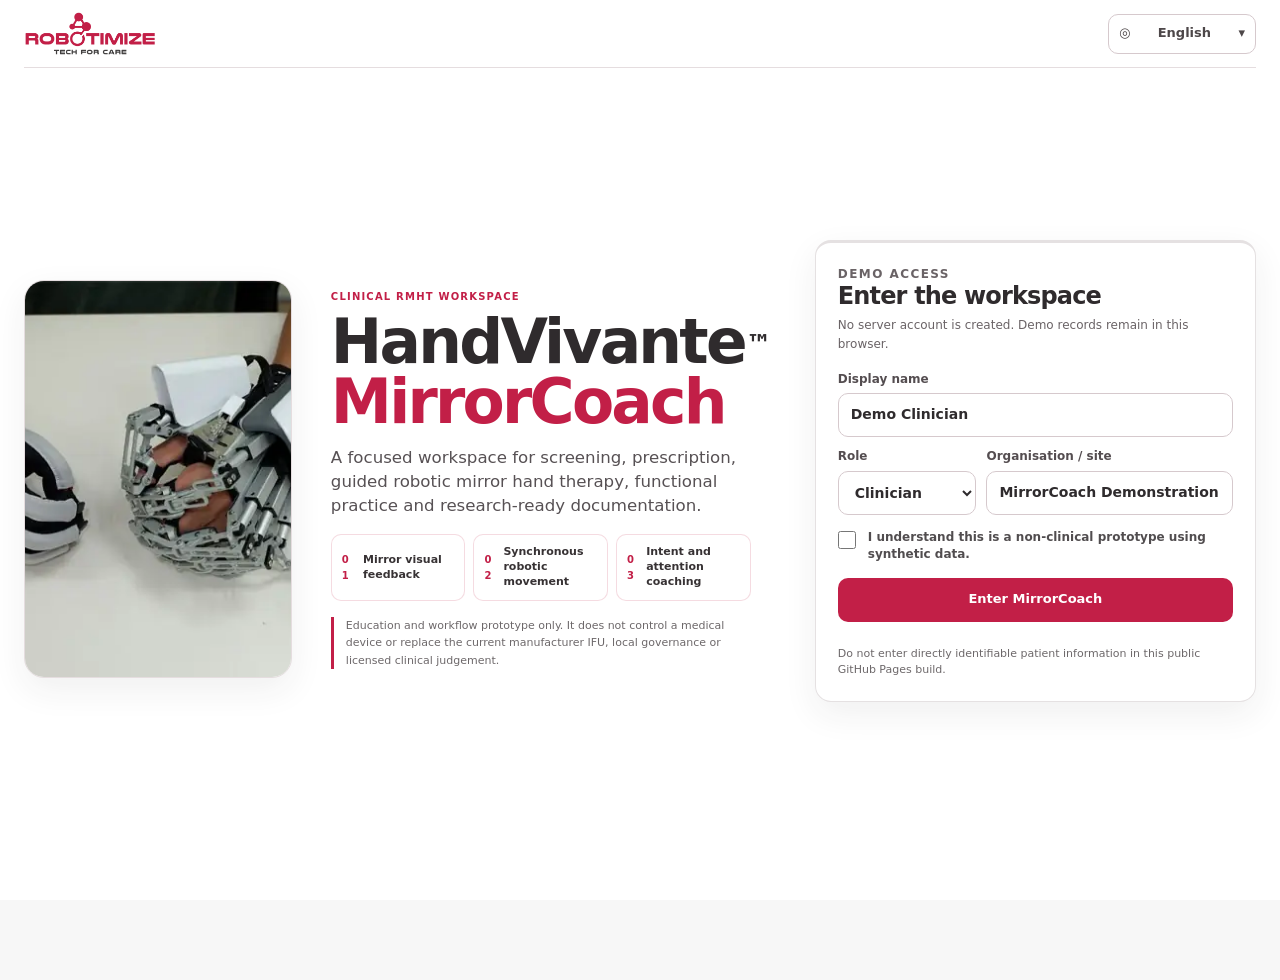
<file: index.html>
<!doctype html>
<html lang="en">
<head>
  <meta charset="utf-8" />
  <meta name="viewport" content="width=device-width, initial-scale=1" />
  <meta name="theme-color" content="#ffffff" />
  <meta name="description" content="HandVivante MirrorCoach: a clinician-led international workflow prototype for robotic mirror hand therapy, guided sessions, functional practice and research-ready documentation." />
  <title>HandVivante™ MirrorCoach</title>
  <script>
    if (location.hash !== '#welcome') history.replaceState({ mirrorCoachWelcome: true }, '', '#welcome');
  </script>
  <link rel="icon" href="assets/robotimize-logo.png?v=20260714-12" type="image/png" />
  <link rel="manifest" href="manifest.webmanifest?v=20260714-12" />
  <link rel="stylesheet" href="css/01-foundation.css?v=20260714-12" />
  <link rel="stylesheet" href="css/02-layout.css?v=20260714-12" />
  <link rel="stylesheet" href="css/03-components.css?v=20260714-12" />
  <link rel="stylesheet" href="css/04-responsive.css?v=20260714-12" />
  <link rel="stylesheet" href="css/05-professional.css?v=20260714-12" />
  <link rel="stylesheet" href="css/06-focus-navigation.css?v=20260714-12" />
  <link rel="stylesheet" href="css/07-metric-insights.css?v=20260714-12" />
  <link rel="stylesheet" href="css/08-welcome-navigation.css?v=20260714-12" />
  <link rel="stylesheet" href="css/09-patient-insights.css?v=20260714-12" />
  <link rel="stylesheet" href="css/10-more-hub.css?v=20260714-12" />
  <link rel="stylesheet" href="css/11-workflow-library.css?v=20260714-12" />
  <link rel="stylesheet" href="css/12-welcome-mobile-fixes.css?v=20260714-12" />
  <link rel="stylesheet" href="css/13-streamlined-international.css?v=20260714-12" />
</head>
<body>
  <a class="skip-link" href="#mainContent">Skip to main content</a>
  <div id="mirrorcoachRoot"><div class="boot-screen"><img src="assets/robotimize-logo.png?v=20260714-12" alt="Robotimize — Tech for Care" /><strong>Loading HandVivante™ MirrorCoach…</strong></div></div>
  <script src="js/00-boot.js?v=20260714-12"></script>
</body>
</html>
</file>
<file: css/02-layout.css>
.tab-nav{position:sticky;top:0;z-index:50;display:flex;gap:8px;overflow-x:auto;padding:12px clamp(18px,4vw,62px);background:rgba(10,7,17,.87);backdrop-filter:blur(18px);border-bottom:1px solid var(--line);scrollbar-width:thin}
.tab-button{white-space:nowrap;min-height:42px;padding:10px 15px;background:rgba(255,255,255,.055);border:1px solid var(--line)}
.tab-button.active{background:linear-gradient(135deg,rgba(255,93,143,.27),rgba(155,124,255,.2));border-color:rgba(255,122,164,.55)}
.app-status{position:fixed;right:20px;bottom:20px;z-index:1000;max-width:430px;border-radius:16px;padding:13px 16px;background:#21172e;border:1px solid var(--line);box-shadow:var(--shadow);opacity:0;transform:translateY(12px);pointer-events:none;transition:.2s}
.app-status.show{opacity:1;transform:translateY(0)}
.app-status.error{border-color:rgba(255,107,120,.55)}
.app-shell{width:min(1500px,calc(100% - clamp(30px,7vw,120px)));margin:0 auto;padding:28px 0 20px}
.tab-panel{display:none}
.tab-panel.active{display:block}
footer{width:min(1500px,calc(100% - clamp(30px,7vw,120px)));margin:0 auto;padding:8px 0 34px;color:var(--muted);font-size:12px}
.hero-panel{display:grid;grid-template-columns:minmax(0,1.15fr) minmax(300px,.85fr);align-items:center;overflow:hidden;min-height:340px}
.hero-panel h2{font-size:clamp(34px,4.5vw,67px);max-width:890px}
.hero-panel p:not(.eyebrow){color:var(--muted);max-width:760px}
.hero-panel img{width:100%;height:300px;object-fit:contain;filter:drop-shadow(0 26px 35px rgba(0,0,0,.36))}
.hero-buttons{display:flex;gap:10px;flex-wrap:wrap;margin-top:18px}
.stats-grid{display:grid;grid-template-columns:repeat(4,minmax(0,1fr));gap:16px;margin-bottom:22px}
.stat-card{padding:18px;min-height:128px}
.stat-card span{display:block;color:var(--muted);font-size:11px;font-weight:850;margin-bottom:10px}
.stat-card strong{display:block;font-size:36px;letter-spacing:-.045em;margin-bottom:5px}
.stat-card small{color:var(--muted);font-size:11px}
.dashboard-grid,.research-grid{display:grid;grid-template-columns:repeat(2,minmax(0,1fr));gap:22px}
.wide{grid-column:1/-1}
.dose-chart{display:grid;gap:15px}
.dose-row{display:grid;grid-template-columns:minmax(180px,.35fr) 1fr minmax(95px,.18fr);align-items:center;gap:14px}
.dose-row .label strong{display:block;font-size:13px}
.dose-row .label small{color:var(--muted);font-size:11px}
.dose-track{height:18px;border-radius:999px;background:rgba(255,255,255,.07);overflow:hidden;border:1px solid var(--line)}
.dose-track i{display:block;height:100%;border-radius:999px;background:linear-gradient(90deg,var(--accent),var(--accent-2),var(--accent-3));transition:width .3s}
.dose-row>strong{text-align:right;font-size:12px}
.architecture-list{list-style:none;padding:0;margin:0;display:grid;gap:10px}
.architecture-list li{display:grid;grid-template-columns:70px 1fr;gap:12px;align-items:center;padding:11px;border:1px solid var(--line);border-radius:14px;background:rgba(255,255,255,.035)}
.architecture-list b{color:#ff8fb1}
.architecture-list span{font-size:13px;font-weight:800}
.prompt-list{display:grid;gap:10px}
.prompt-card{padding:12px;border:1px solid var(--line);border-radius:14px;background:rgba(0,0,0,.14)}
.prompt-card strong{display:block;font-size:13px}
.prompt-card p{font-size:12px;color:var(--muted);margin:5px 0 0}
.prompt-card.warning{border-color:rgba(248,196,103,.42)}
.prompt-card.risk{border-color:rgba(255,107,120,.48)}
.prompt-card.good{border-color:rgba(101,217,166,.38)}
.table-wrap{overflow-x:auto;border-radius:16px}
table{width:100%;border-collapse:collapse;min-width:870px}
th,td{padding:12px 11px;border-bottom:1px solid var(--line);text-align:left;vertical-align:top;font-size:12px;line-height:1.45}
th{color:var(--muted);text-transform:uppercase;letter-spacing:.08em;font-size:10px}
.badge{display:inline-flex;border-radius:999px;padding:6px 9px;border:1px solid var(--line);font-size:10px;font-weight:900;text-transform:uppercase;letter-spacing:.05em;white-space:nowrap}
.badge.good{border-color:rgba(101,217,166,.4);color:#c9ffe8;background:rgba(101,217,166,.08)}
.badge.warning{border-color:rgba(248,196,103,.46);color:#ffe8b5;background:rgba(248,196,103,.09)}
.badge.risk{border-color:rgba(255,107,120,.46);color:#ffd5da;background:rgba(255,107,120,.09)}
.badge.info{border-color:rgba(155,124,255,.42);color:#ded2ff;background:rgba(155,124,255,.09)}
.two-column{display:grid;grid-template-columns:minmax(350px,.82fr) minmax(420px,1.18fr);gap:22px;align-items:start}
.grid-2,.grid-3{display:grid;gap:13px}
.grid-2{grid-template-columns:repeat(2,minmax(0,1fr))}
.grid-3{grid-template-columns:repeat(3,minmax(0,1fr))}
.cards-list{display:grid;gap:13px}
.patient-card,.protocol-card,.outcome-card,.event-card{border:1px solid var(--line);background:rgba(0,0,0,.16);border-radius:18px;padding:15px}
.card-top{display:flex;justify-content:space-between;gap:12px;align-items:flex-start}
.patient-card h3,.protocol-card h3,.outcome-card h3{margin-bottom:4px}
.patient-card p,.protocol-card p,.outcome-card p{color:var(--muted);font-size:12px;margin-bottom:10px}
.mini-metrics{display:flex;flex-wrap:wrap;gap:7px;margin:10px 0}
.mini-metrics span{border:1px solid var(--line);background:rgba(255,255,255,.045);border-radius:999px;padding:6px 9px;font-size:10px;color:var(--muted);font-weight:800}
.card-actions{display:flex;flex-wrap:wrap;gap:8px;margin-top:10px}
.eligibility-box{border:1px solid var(--line);border-radius:16px;padding:14px 14px 4px;margin:0 0 14px}
.eligibility-box legend{padding:0 8px;color:#fff;font-weight:900;font-size:12px}
.eligibility-summary{margin:0 0 15px;padding:11px 13px;border-radius:14px;background:rgba(155,124,255,.08);border:1px solid rgba(155,124,255,.28);font-size:12px;line-height:1.45;color:#ddd4ed}
.eligibility-summary.risk{background:rgba(255,107,120,.08);border-color:rgba(255,107,120,.34)}
.sticky-panel{position:sticky;top:78px}
.protocol-weeks{display:grid;gap:12px}
.week-card{padding:14px;border:1px solid var(--line);border-radius:16px;background:rgba(0,0,0,.14)}
.week-card b{color:#ff97b8}
.week-card p{font-size:12px;color:var(--muted);margin:5px 0 0}
.week-card ul{margin:9px 0 0;padding-left:18px;color:#ded7e7;font-size:12px;line-height:1.55}
.session-launch{margin-bottom:22px}
.device-pill{display:inline-flex;align-items:center;gap:8px;border:1px solid rgba(101,217,166,.32);background:rgba(101,217,166,.08);color:#c8ffe5;border-radius:999px;padding:8px 11px;font-size:11px;font-weight:900;white-space:nowrap}
</file>
<file: css/03-components.css>
.status-dot{width:8px;height:8px;border-radius:50%;background:var(--ok);box-shadow:0 0 0 5px rgba(101,217,166,.12)}
.session-grid{display:grid;grid-template-columns:minmax(310px,.72fr) minmax(480px,1.28fr);gap:22px}
.timer-panel{position:sticky;top:78px}
.timer-ring{width:min(280px,78vw);aspect-ratio:1;border-radius:50%;margin:0 auto 18px;display:grid;place-content:center;text-align:center;background:conic-gradient(var(--accent) 0deg,rgba(255,255,255,.08) 0deg);border:1px solid var(--line);box-shadow:inset 0 0 0 16px rgba(0,0,0,.18),0 25px 50px rgba(0,0,0,.28)}
.timer-ring span{font-size:12px;color:#ff94b5;font-weight:950}
.timer-ring strong{font-size:48px;letter-spacing:-.04em}
.timer-ring small{color:var(--muted);font-size:12px;max-width:190px;margin:0 auto}
.timer-controls{display:grid;grid-template-columns:repeat(3,1fr);gap:8px;margin-bottom:16px}
.phase-tabs{display:grid;gap:8px}
.phase-tab{width:100%;justify-content:flex-start;border-radius:14px;background:rgba(255,255,255,.04);border:1px solid var(--line);padding:10px 12px;font-size:11px;min-height:38px}
.phase-tab.active{border-color:rgba(255,93,143,.52);background:rgba(255,93,143,.1)}
.phase-tab.done:after{content:"✓";margin-left:auto;color:var(--ok)}
.phase-card h2{font-size:28px}
.phase-lead{color:var(--muted);font-size:13px}
.phase-checks{display:grid;gap:9px;margin:16px 0}
.phase-checks .check-row{padding:10px;border:1px solid var(--line);border-radius:13px;background:rgba(0,0,0,.12);margin:0}
.cue-box,.stop-box,.transfer-box{padding:14px;border-radius:15px;border:1px solid rgba(155,124,255,.34);background:rgba(155,124,255,.08);margin:14px 0}
.cue-box strong,.stop-box strong,.transfer-box strong{display:block;margin-bottom:6px}
.cue-box p,.stop-box p,.transfer-box p{margin:0;color:#ddd6e7;font-size:12px}
.stop-box{border-color:rgba(255,107,120,.4);background:rgba(255,107,120,.075)}
.movement-grid{display:grid;grid-template-columns:repeat(2,minmax(0,1fr));gap:13px}
.movement-card{border:1px solid var(--line);border-radius:16px;padding:14px;background:rgba(0,0,0,.13)}
.movement-card img{width:100%;height:130px;object-fit:cover;border-radius:12px;margin-bottom:10px}
.movement-card p{color:var(--muted);font-size:12px;margin-bottom:8px}
.session-nav{display:flex;justify-content:space-between;gap:12px;margin-top:20px;padding-top:18px;border-top:1px solid var(--line)}
.filter-row{display:flex;gap:9px;flex-wrap:wrap}
.filter-row select{width:auto;min-width:180px;margin:0}
.exercise-grid{display:grid;grid-template-columns:repeat(3,minmax(0,1fr));gap:15px}
.exercise-card{border:1px solid var(--line);border-radius:18px;overflow:hidden;background:rgba(0,0,0,.15);display:flex;flex-direction:column}
.exercise-card img{width:100%;height:180px;object-fit:cover}
.exercise-card .exercise-body{padding:15px;display:flex;flex-direction:column;flex:1}
.exercise-card p{color:var(--muted);font-size:12px}
.exercise-card button{margin-top:auto;width:100%}
.tags{display:flex;flex-wrap:wrap;gap:6px;margin-bottom:10px}
.tag{border:1px solid var(--line);border-radius:999px;padding:5px 8px;font-size:9px;font-weight:900;color:#d7cfdf;text-transform:uppercase;letter-spacing:.05em}
dialog{width:min(760px,calc(100% - 30px));max-height:88vh;overflow:auto;border:1px solid var(--line);border-radius:22px;background:#1b1427;color:var(--text);box-shadow:0 40px 100px rgba(0,0,0,.6);padding:26px}
dialog::backdrop{background:rgba(5,3,10,.78);backdrop-filter:blur(5px)}
.dialog-close{position:sticky;top:0;margin-left:auto;display:grid;width:38px;height:38px;min-height:38px;padding:0;border-radius:50%;background:rgba(255,255,255,.08);border:1px solid var(--line);z-index:2;font-size:22px}
.detail-list{display:grid;gap:10px}
.detail-list article{border:1px solid var(--line);background:rgba(0,0,0,.14);border-radius:14px;padding:12px}
.detail-list article strong{display:block;font-size:12px;margin-bottom:4px}
.detail-list article p{font-size:12px;color:var(--muted);margin:0}
.tutorial-layout{display:grid;grid-template-columns:minmax(270px,.35fr) minmax(520px,.65fr);gap:22px}
.tutorial-nav{position:sticky;top:78px;align-self:start}
.tutorial-step{width:100%;justify-content:flex-start;border-radius:14px;background:transparent;border:1px solid transparent;padding:10px 11px;font-size:11px;min-height:38px}
.tutorial-step.active{background:rgba(255,93,143,.1);border-color:rgba(255,93,143,.35)}
.tutorial-step.done:after{content:"✓";margin-left:auto;color:var(--ok)}
.tutorial-progress{margin-top:18px;color:var(--muted);font-size:11px}
.progress{height:10px;background:rgba(255,255,255,.07);border-radius:999px;overflow:hidden;margin-top:8px}
.progress i{display:block;height:100%;width:0;background:linear-gradient(90deg,var(--accent),var(--accent-2),var(--accent-3));transition:width .25s}
.tutorial-stage{min-height:620px}
.tutorial-visual{width:100%;max-height:340px;object-fit:contain;border-radius:18px;background:rgba(0,0,0,.15);border:1px solid var(--line);padding:12px;margin:8px 0 18px}
.component-grid{display:grid;grid-template-columns:repeat(3,minmax(0,1fr));gap:12px}
.component-card{border:1px solid var(--line);border-radius:16px;padding:12px;background:rgba(0,0,0,.14)}
.component-card img{width:100%;height:120px;object-fit:contain}
.component-card p{font-size:11px;color:var(--muted);margin:5px 0 0}
.mechanism-diagram{display:grid;grid-template-columns:1fr auto 1fr auto 1fr;gap:10px;align-items:center;margin:18px 0}
.mechanism-node{padding:16px;border:1px solid var(--line);border-radius:16px;background:rgba(255,255,255,.045);text-align:center}
.mechanism-node strong{display:block;font-size:13px}
.mechanism-node span{font-size:10px;color:var(--muted)}
.mechanism-arrow{color:#ff8eaf;font-size:24px}
.quiz{display:grid;gap:11px}
.quiz-question{border:1px solid var(--line);border-radius:15px;padding:13px;background:rgba(0,0,0,.13)}
.quiz-question>strong{display:block;font-size:13px;margin-bottom:9px}
.quiz-question label{font-size:11px;margin:7px 0}
.quiz-result{padding:12px;border-radius:14px;border:1px solid var(--line);margin-top:12px;font-size:12px}
.quiz-result.good{border-color:rgba(101,217,166,.4);background:rgba(101,217,166,.08)}
.quiz-result.warning{border-color:rgba(248,196,103,.45);background:rgba(248,196,103,.08)}
.manual-hero{display:grid;grid-template-columns:1fr 300px;gap:24px;align-items:center;overflow:hidden}
.manual-hero p{color:var(--muted);max-width:950px}
.manual-hero img{width:100%;height:220px;object-fit:cover;object-position:center;border-radius:18px;border:1px solid var(--line);box-shadow:0 14px 34px rgba(100,22,46,.09)}
.manual-photo{margin:14px 0 18px;border:1px solid var(--line);border-radius:16px;overflow:hidden;background:#fff8fa;box-shadow:0 10px 26px rgba(100,22,46,.055)}
.manual-photo img{display:block;width:100%;max-height:360px;object-fit:cover;object-position:center}
.manual-photo figcaption{padding:10px 12px;color:var(--muted);font-size:11px;line-height:1.45;background:#fff}
.manual-photo-grid{display:grid;grid-template-columns:repeat(2,minmax(0,1fr));gap:12px;margin:14px 0 18px}
.manual-photo-grid .manual-photo{margin:0}
.manual-photo-grid .manual-photo img{height:230px}

/* Click-through clinical detail layer for the five-phase RMHT architecture */
.architecture-list li{display:block;padding:0;overflow:hidden}
.architecture-phase{width:100%;display:grid;grid-template-columns:72px minmax(0,1fr) auto;gap:12px;align-items:center;min-height:66px;padding:12px 14px;border:0;border-radius:14px;background:transparent;color:var(--text);text-align:left;transition:background .18s ease,transform .18s ease,box-shadow .18s ease}
.architecture-phase:hover{background:rgba(194,31,71,.065);transform:translateY(-1px)}
.architecture-phase:focus-visible{outline:3px solid rgba(194,31,71,.24);outline-offset:-3px;background:rgba(194,31,71,.07)}
.architecture-phase b{font-size:12px;color:var(--accent)}
.architecture-copy{display:grid;gap:3px;min-width:0}
.architecture-copy strong{font-size:13px;line-height:1.3}
.architecture-copy small{color:var(--muted);font-size:10px;line-height:1.35;font-weight:650}
.architecture-arrow{color:var(--accent);font-size:27px;line-height:1;transition:transform .18s ease}
.architecture-phase:hover .architecture-arrow{transform:translateX(3px)}
.architecture-dialog{width:min(980px,calc(100% - 30px));padding:24px 28px 28px}
.architecture-detail-header{display:grid;grid-template-columns:minmax(0,1fr) auto;gap:24px;align-items:start;margin:-14px 0 16px}
.architecture-detail-header h2{font-size:clamp(28px,4vw,44px);margin-bottom:8px}
.architecture-detail-header p:not(.eyebrow){color:var(--muted);max-width:760px;margin:0}
.architecture-phase-badge{display:grid;place-items:center;min-width:78px;min-height:78px;padding:12px;border-radius:22px;background:linear-gradient(135deg,var(--accent),#df476b);color:#fff;font-size:15px;font-weight:950;box-shadow:0 16px 32px rgba(194,31,71,.18)}
.architecture-protocol-note{padding:13px 15px;border:1px solid rgba(182,120,19,.32);border-radius:15px;background:#fff8e9;margin-bottom:16px}
.architecture-protocol-note strong{display:block;color:#76500f;font-size:12px;margin-bottom:4px}
.architecture-protocol-note p{margin:0;color:#765c2f;font-size:11px;line-height:1.55}
.architecture-detail-grid{display:grid;grid-template-columns:repeat(2,minmax(0,1fr));gap:12px}
.architecture-detail-card{border:1px solid var(--line);border-radius:16px;padding:15px;background:#fff;box-shadow:0 8px 24px rgba(100,22,46,.04)}
.architecture-detail-card.wide{grid-column:1/-1}
.architecture-detail-card>strong{display:block;color:var(--accent);font-size:12px;text-transform:uppercase;letter-spacing:.055em;margin-bottom:8px}
.architecture-detail-card p{margin:0;color:var(--muted);font-size:12px;line-height:1.6}
.architecture-detail-card ul{margin:0;padding-left:20px;color:#514b4d;font-size:12px;line-height:1.55}
.architecture-detail-card li{margin:6px 0}
.architecture-detail-card blockquote{margin:0;padding:12px 14px;border-left:4px solid var(--accent);border-radius:0 12px 12px 0;background:#fff4f7;color:#4d4648;font-size:13px;font-weight:750;line-height:1.55}
.architecture-detail-card.evidence{background:#fff8fa}
.architecture-record-grid{display:grid;grid-template-columns:repeat(3,minmax(0,1fr));gap:8px}
.architecture-record-grid span{display:flex;align-items:center;min-height:42px;padding:9px 10px;border:1px solid var(--line);border-radius:12px;background:#fff;color:#5a5355;font-size:11px;font-weight:750}
.architecture-references{margin-top:16px;padding:16px;border:1px solid var(--line);border-radius:16px;background:#faf8f9}
.architecture-references h3{font-size:14px;margin-bottom:8px}
.architecture-references ol{margin:0;padding-left:20px;color:#625b5d;font-size:10px;line-height:1.5}
.architecture-references li{margin:5px 0}
.architecture-references p{margin:10px 0 0;color:var(--muted);font-size:10px}
.architecture-actions{display:flex;justify-content:flex-end;gap:10px;flex-wrap:wrap;margin-top:18px}
@media(max-width:760px){
  .architecture-phase{grid-template-columns:58px minmax(0,1fr) auto;padding:11px 12px}
  .architecture-copy small{font-size:9px}
  .architecture-dialog{padding:20px 18px 22px}
  .architecture-detail-header{grid-template-columns:1fr;margin-top:-12px}
  .architecture-phase-badge{min-width:0;min-height:0;width:max-content;padding:8px 12px;border-radius:999px}
  .architecture-detail-grid,.architecture-record-grid{grid-template-columns:1fr}
  .architecture-detail-card.wide{grid-column:auto}
  .architecture-actions{display:grid;grid-template-columns:1fr}
  .architecture-actions button{width:100%}
}
</file>
<file: css/04-responsive.css>
.manual-tools{display:grid;grid-template-columns:1fr auto;gap:12px;align-items:end}
.manual-tools label{margin:0}
.manual-warning{padding:14px 16px;border:1px solid rgba(248,196,103,.42);background:rgba(248,196,103,.075);border-radius:15px;color:#f8e6bd;font-size:12px;line-height:1.55;margin:18px 0}
.manual-sections{display:grid;gap:11px}
.manual-section{border:1px solid var(--line);border-radius:16px;overflow:hidden;background:rgba(0,0,0,.13)}
.manual-section button{width:100%;border-radius:0;background:transparent;justify-content:space-between;padding:15px 16px;text-align:left}
.manual-section button:after{content:"+";font-size:20px;color:#ff8fae}
.manual-section.open button:after{content:"−"}
.manual-content{display:none;padding:0 16px 16px;color:#d7cfdf;font-size:12px;line-height:1.6}
.manual-section.open .manual-content{display:block}
.manual-content h4{font-size:12px;color:#fff;margin:15px 0 6px}
.manual-content ul,.manual-content ol{padding-left:20px}
.manual-content li{margin:5px 0}
.manual-content .callout{padding:11px 12px;border-left:3px solid var(--accent);background:rgba(255,93,143,.06);border-radius:0 11px 11px 0}
.outcome-visuals{display:grid;grid-template-columns:repeat(2,minmax(0,1fr));gap:12px;margin-bottom:16px}
.trajectory-card{border:1px solid var(--line);border-radius:16px;padding:14px;background:rgba(0,0,0,.13)}
.trajectory-card h3{font-size:14px}
.trajectory-values{display:grid;grid-template-columns:repeat(3,1fr);gap:8px}
.trajectory-values span{font-size:10px;color:var(--muted)}
.trajectory-values b{display:block;color:#fff;font-size:13px;margin-top:3px}
.trajectory-bar{height:12px;border-radius:999px;background:rgba(255,255,255,.07);overflow:hidden;margin:11px 0}
.trajectory-bar i{display:block;height:100%;background:linear-gradient(90deg,var(--accent),var(--accent-3))}
.metric-list{display:grid;gap:9px}
.metric-row{display:flex;justify-content:space-between;gap:16px;border-bottom:1px solid var(--line);padding:10px 0}
.metric-row span{color:var(--muted);font-size:12px}
.metric-row strong{font-size:13px}
.governance-box{padding:14px;border:1px solid rgba(155,124,255,.3);background:rgba(155,124,255,.07);border-radius:15px;margin-top:15px}
.governance-box p{color:var(--muted);font-size:12px;margin:6px 0 0}
.empty{padding:18px;border:1px dashed var(--line);border-radius:15px;color:var(--muted);font-size:12px;text-align:center}
@media(max-width:1180px){
  .login-shell{grid-template-columns:1fr}.login-card{max-width:760px;margin:0}.app-header{grid-template-columns:1fr}.header-actions{justify-content:flex-start}.hero-panel{grid-template-columns:1fr}.hero-panel img{height:250px}.stats-grid{grid-template-columns:repeat(2,1fr)}.two-column,.session-grid,.tutorial-layout{grid-template-columns:1fr}.sticky-panel,.timer-panel,.tutorial-nav{position:static}.exercise-grid{grid-template-columns:repeat(2,minmax(0,1fr))}
}
@media(max-width:760px){
  .login-shell{padding:135px 22px 22px}.login-company-logo{top:24px;left:22px}.login-copy h1{font-size:52px}.mechanism-strip{grid-template-columns:1fr}.app-header{padding:20px 16px}.app-brand{display:grid;gap:14px}.brand-mark.small{width:215px;max-width:74vw}.header-actions{display:grid;grid-template-columns:1fr 1fr;width:100%}.user-chip{grid-column:1/-1}.tab-nav{padding:10px 14px}.app-shell,footer{width:calc(100% - 28px)}.hero-panel h2{font-size:35px}.stats-grid,.dashboard-grid,.research-grid,.exercise-grid,.outcome-visuals,.component-grid,.manual-photo-grid{grid-template-columns:1fr}.wide{grid-column:auto}.grid-2,.grid-3,.movement-grid{grid-template-columns:1fr}.section-heading.inline{display:block}.section-heading.inline>select,.section-heading.inline>.filter-row{margin-top:12px}.dose-row{grid-template-columns:1fr}.dose-row>strong{text-align:left}.timer-controls{grid-template-columns:1fr}.manual-hero{grid-template-columns:1fr}.manual-hero img{height:230px}.manual-tools{grid-template-columns:1fr}.mechanism-diagram{grid-template-columns:1fr}.mechanism-arrow{transform:rotate(90deg);text-align:center}.session-nav{flex-direction:column}.session-nav button{width:100%}.tutorial-stage{min-height:auto}.header-actions button{width:100%}.manual-photo-grid .manual-photo img{height:220px}
}
@media print{
  body{background:#fff;color:#111}body:before,.app-header,.tab-nav,.app-status,footer,.manual-tools,.manual-warning{display:none!important}.app-shell{width:100%;padding:0}.tab-panel{display:none!important}#manual.tab-panel{display:block!important}.panel{box-shadow:none;background:#fff;border:1px solid #ccc;color:#111}.manual-hero img{max-height:120px}.manual-section{break-inside:avoid;background:#fff;border-color:#bbb}.manual-section .manual-content{display:block!important;color:#222}.manual-section button{color:#111}.manual-section button:after{display:none}.manual-content .callout{background:#f5f5f5}.manual-photo{break-inside:avoid;box-shadow:none}.manual-photo img{max-height:260px}.manual-photo figcaption{color:#333}
}

/* Robotimize light visual system */
@media screen{
  .tab-nav{background:rgba(255,255,255,.94);border-bottom:1px solid var(--line);box-shadow:0 10px 30px rgba(100,22,46,.055)}
  .tab-button{background:#fff;border-color:var(--line);color:#5a5557}
  .tab-button:hover{background:#fff5f7;border-color:rgba(194,31,71,.32)}
  .tab-button.active{background:linear-gradient(135deg,rgba(194,31,71,.13),rgba(223,71,107,.07));border-color:rgba(194,31,71,.42);color:var(--accent)}
  .app-status{background:#fff;color:var(--text);border-color:rgba(194,31,71,.22)}
  .app-status.error{border-color:rgba(181,28,66,.55)}
  .hero-panel{position:relative;background:linear-gradient(135deg,#fff 0%,#fff 62%,#fff3f6 100%);overflow:hidden}
  .hero-panel:after{content:"";position:absolute;right:-80px;top:-110px;width:260px;height:260px;border:36px solid rgba(194,31,71,.055);border-radius:50%;pointer-events:none}
  .hero-panel>div,.hero-panel>img{position:relative;z-index:1}
  .hero-panel p:not(.eyebrow){color:var(--muted)}
  .hero-panel img{filter:drop-shadow(0 24px 28px rgba(73,35,47,.12))}
  .stat-card{background:#fff;border-top:4px solid var(--accent);box-shadow:0 14px 36px rgba(100,22,46,.075)}
  .stat-card span,.stat-card small{color:var(--muted)}
  .stat-card strong{color:var(--accent)}
  .dose-track,.progress,.trajectory-bar{background:#f4e7eb;border-color:rgba(194,31,71,.12)}
  .dose-track i,.progress i,.trajectory-bar i{background:linear-gradient(90deg,var(--accent),#df476b,var(--accent-3))}
  .architecture-list li,.prompt-card,.patient-card,.protocol-card,.outcome-card,.event-card,.week-card,.movement-card,.exercise-card,.detail-list article,.component-card,.mechanism-node,.quiz-question,.manual-section,.trajectory-card{background:#fff;border-color:var(--line);box-shadow:0 8px 24px rgba(100,22,46,.04)}
  .architecture-list b,.week-card b,.mechanism-arrow{color:var(--accent)}
  .prompt-card p,.patient-card p,.protocol-card p,.outcome-card p,.movement-card p,.exercise-card p,.detail-list article p,.component-card p,.mechanism-node span{color:var(--muted)}
  .prompt-card.warning{border-color:rgba(182,120,19,.38);background:#fffaf0}
  .prompt-card.risk{border-color:rgba(181,28,66,.4);background:#fff7f9}
  .prompt-card.good{border-color:rgba(47,125,90,.34);background:#f7fcf9}
  th{color:#746e70;background:#fff8fa}
  th,td{border-color:rgba(194,31,71,.11)}
  .badge.good{border-color:rgba(47,125,90,.35);color:#246848;background:#f0faf5}
  .badge.warning{border-color:rgba(182,120,19,.38);color:#86590e;background:#fff8e9}
  .badge.risk{border-color:rgba(181,28,66,.38);color:#9f1739;background:#fff1f4}
  .badge.info{border-color:rgba(194,31,71,.3);color:var(--accent);background:#fff3f6}
  .mini-metrics span,.phase-tab,.tutorial-step{background:#fff;color:#5f595b;border-color:var(--line)}
  .eligibility-box{border-color:var(--line)}
  .eligibility-box legend{color:var(--text)}
  .eligibility-summary,.cue-box,.transfer-box,.governance-box{background:#fff4f7;border-color:rgba(194,31,71,.25);color:var(--text)}
  .eligibility-summary.risk,.stop-box{background:#fff1f4;border-color:rgba(181,28,66,.34)}
  .device-pill{background:#f0faf5;color:#286c4d;border-color:rgba(47,125,90,.3)}
  .timer-ring{background:conic-gradient(var(--accent) 0deg,#f3e4e8 0deg);border-color:var(--line);box-shadow:inset 0 0 0 16px #fff,0 20px 48px rgba(100,22,46,.1)}
  .timer-ring span{color:var(--accent)}
  .timer-ring strong{color:var(--text)}
  .phase-tab.active,.tutorial-step.active{border-color:rgba(194,31,71,.42);background:#fff1f4;color:var(--accent)}
  .phase-checks .check-row{background:#fff;border-color:var(--line)}
  .cue-box p,.stop-box p,.transfer-box p{color:#5c5658}
  .movement-card img,.exercise-card img,.tutorial-visual{background:#fff8fa;border-color:var(--line)}
  dialog{background:#fff;color:var(--text);border-color:var(--line);box-shadow:0 35px 90px rgba(64,25,37,.24)}
  dialog::backdrop{background:rgba(64,62,62,.44)}
  .dialog-close{background:#fff;border-color:var(--line);color:var(--accent)}
  .tag{color:#625c5e;background:#fff8fa}
  .manual-warning{background:#fff8e9;border-color:rgba(182,120,19,.35);color:#74500f}
  .manual-section button{color:var(--text)}
  .manual-section button:after{color:var(--accent)}
  .manual-content{color:#5c5658}
  .manual-content h4{color:var(--text)}
  .manual-content .callout{background:#fff3f6}
  .trajectory-values b{color:var(--text)}
  .governance-box p{color:var(--muted)}
  .empty{background:#fff;color:var(--muted)}
}
</file>
<file: css/05-professional.css>
/* MirrorCoach professional international interface — final cascade */
:root{
  --ui-canvas:#f6f5f5;
  --ui-surface:#fff;
  --ui-surface-soft:#faf8f8;
  --ui-surface-red:#fff6f8;
  --ui-text-strong:#2f2b2d;
  --ui-text:#484245;
  --ui-muted:#6a6366;
  --ui-border:#e5dddf;
  --ui-border-strong:#d6c9cd;
  --ui-focus:#74102a;
  --ui-max:1520px;
  --ui-radius:18px;
  --ui-radius-small:12px;
  --ui-shadow:0 18px 45px rgba(58,45,49,.08);
  --ui-shadow-small:0 7px 20px rgba(58,45,49,.06);
}
html{background:var(--ui-canvas);scroll-padding-top:64px}
body{overflow-wrap:anywhere;background:linear-gradient(180deg,rgba(194,31,71,.035),transparent 250px),var(--ui-canvas);color:var(--ui-text);font-size:14px;line-height:1.5}
body:before{display:none}
h1,h2,h3,h4,strong{color:var(--ui-text-strong)}
.skip-link{position:fixed;top:8px;left:12px;z-index:2000;min-height:44px;padding:11px 16px;border-radius:10px;background:var(--ui-text-strong);color:#fff;font-weight:850;text-decoration:none;transform:translateY(-160%);transition:transform .15s ease}
.skip-link:focus{outline:3px solid #fff;outline-offset:2px;transform:translateY(0)}
:where(a,button,summary,input,select,textarea,[tabindex]):focus-visible{outline:3px solid var(--ui-focus);outline-offset:3px}
button,.file-button{min-height:44px;border-radius:10px;font-size:13px;font-weight:800}
button:hover,.file-button:hover{transform:none}
.primary,.secondary,.danger{box-shadow:none}
.primary{background:var(--accent)}
.primary:hover{background:#a9183d;box-shadow:0 6px 16px rgba(194,31,71,.17)}
.secondary{border-color:var(--ui-border-strong)}
.secondary:hover{background:var(--ui-surface-red);border-color:rgba(194,31,71,.5)}
.panel,.stat-card,.workspace-card{border:1px solid var(--ui-border);background:var(--ui-surface);box-shadow:var(--ui-shadow-small)}
.panel{margin-bottom:16px;padding:clamp(18px,2vw,26px);border-radius:var(--ui-radius)}

/* One-screen sign-in */
.login-shell{display:block;min-height:100vh;max-width:none;padding:0;background:linear-gradient(135deg,#fff 0%,#fff 58%,#fff3f6 100%)}
.login-topbar{display:flex;justify-content:space-between;align-items:center;width:min(var(--ui-max),calc(100% - 48px));min-height:76px;margin:0 auto;padding:10px 0;border-bottom:1px solid var(--ui-border)}
.login-topbar .brand-mark{width:150px;max-width:42vw}
.login-grid{display:grid;grid-template-columns:minmax(0,1.08fr) minmax(390px,.72fr);gap:clamp(28px,5vw,74px);align-items:center;width:min(1400px,calc(100% - 48px));min-height:calc(100vh - 76px);margin:0 auto;padding:24px 0 30px}
.login-showcase{display:grid;grid-template-columns:minmax(300px,.85fr) minmax(360px,1.15fr);gap:clamp(22px,3vw,42px);align-items:center;min-width:0}
.login-product-frame{overflow:hidden;border:1px solid var(--ui-border);border-radius:28px;background:#fff;box-shadow:var(--ui-shadow)}
.login-product{display:block;width:100%;height:min(48vh,480px);margin:0;object-fit:cover;object-position:center;filter:none}
.login-copy{padding:0}
.login-copy h1{margin:0 0 18px;font-size:clamp(42px,5vw,72px);line-height:.94;letter-spacing:-.05em}
.login-copy h1 span{color:var(--accent);background:none;-webkit-text-fill-color:initial}
.hero-copy{max-width:720px;margin-bottom:20px;color:#575154;font-size:clamp(16px,1.45vw,20px);line-height:1.45}
.mechanism-strip{grid-template-columns:1fr;gap:8px;margin:18px 0}
.mechanism-strip article{min-height:48px;padding:10px 12px;border-radius:12px;box-shadow:none}
.mechanism-strip strong{width:26px}
.clinical-note{margin:18px 0 0;font-size:12px}
.login-card{width:100%;max-width:520px;margin:0 0 0 auto;padding:24px;border-top:4px solid var(--accent);border-radius:22px;box-shadow:var(--ui-shadow)}
.login-card .section-heading{margin-bottom:16px}
.login-card .section-heading h2{font-size:26px}
.login-form-grid{display:grid;grid-template-columns:.72fr 1.28fr;gap:12px}
.login-card label{margin-bottom:12px}
.login-card input,.login-card select{min-height:44px;margin-top:5px;padding:10px 12px;border-radius:10px}
.login-card .check-row{margin:4px 0 14px}
.login-card .privacy-mini{margin-top:12px}

/* Language selector */
.language-switcher{position:relative;z-index:120}
.language-button{display:flex;justify-content:space-between;min-width:148px;padding:10px 12px;background:#fff;color:#4d4749}
.language-menu{position:absolute;top:calc(100% + 8px);right:0;width:min(240px,calc(100vw - 24px));padding:7px;border:1px solid var(--ui-border);border-radius:14px;background:#fff;box-shadow:var(--ui-shadow)}
.language-menu button{display:flex;width:100%;justify-content:flex-start;min-height:42px;padding:9px 11px;border:0;background:transparent;color:var(--ui-text);text-align:left}
.language-menu button:hover,.language-menu button[aria-checked="true"]{background:var(--ui-surface-red);color:var(--accent)}

/* Compact product header */
.app-header{display:block;min-height:0;padding:0;border-top:4px solid var(--accent);border-bottom:1px solid var(--ui-border);background:rgba(255,255,255,.97);box-shadow:none}
.app-header-inner{display:grid;grid-template-columns:minmax(0,1fr) auto;gap:24px;align-items:center;width:min(var(--ui-max),calc(100% - 48px));min-height:78px;margin:0 auto;padding:10px 0}
.app-brand{display:flex;gap:20px;align-items:center;min-width:0}
.app-brand .brand-mark.small{width:126px;max-width:none}
.brand-copy{min-width:0}
.brand-copy .eyebrow{margin-bottom:3px;font-size:10px;line-height:1.2;letter-spacing:.12em}
.product-title{display:flex;flex-wrap:wrap;gap:9px;align-items:center}
.product-title h1{margin:0;font-size:clamp(25px,2.1vw,34px);line-height:1;letter-spacing:-.035em}
.product-title>span{padding:5px 8px;border-radius:999px;background:var(--ui-surface-red);color:var(--accent);font-size:10px;font-weight:900;letter-spacing:.07em;text-transform:uppercase}
.brand-copy .subtitle{max-width:690px;margin-top:5px;color:var(--ui-muted);font-size:12px;line-height:1.35}
.header-assurance{display:flex;flex-wrap:wrap;gap:7px 18px;max-width:690px;margin:8px 0 0;padding:7px 0 0;border-top:1px solid #ebe7e8;color:#5d5759;font-size:11px;font-weight:750;list-style:none}
.header-assurance li{display:inline-flex;align-items:center;gap:7px}
.header-assurance li:before{width:12px;height:2px;flex:0 0 12px;border-radius:999px;background:var(--accent);content:""}
.header-controls{display:grid;grid-template-columns:148px 130px auto;gap:8px;align-items:center}
.data-menu{position:relative}
.data-menu>summary{display:flex;align-items:center;justify-content:center;min-height:44px;padding:10px 12px;border:1px solid var(--ui-border-strong);border-radius:10px;background:#fff;color:#4d4749;font-size:12px;font-weight:800;cursor:pointer;list-style:none}
.data-menu>summary::-webkit-details-marker{display:none}
.data-menu>summary:after{margin-left:8px;content:"▾"}
.data-menu[open]>summary{border-color:rgba(194,31,71,.45);background:var(--ui-surface-red);color:var(--accent)}
.data-menu-panel{position:absolute;top:calc(100% + 8px);right:0;z-index:110;display:grid;gap:8px;width:250px;padding:12px;border:1px solid var(--ui-border);border-radius:16px;background:#fff;box-shadow:var(--ui-shadow)}
.data-menu-panel button{width:100%;justify-content:flex-start}
.user-chip{min-width:205px;padding:5px 10px 5px 5px;border-color:var(--ui-border);box-shadow:none}
.user-chip>span{width:34px;height:34px}

/* Navigation with progressive disclosure */
.tab-nav{position:sticky;top:0;z-index:80;display:block;padding:0;border-bottom:1px solid var(--ui-border);background:rgba(255,255,255,.96);box-shadow:0 5px 18px rgba(58,45,49,.045);backdrop-filter:blur(14px)}
.tab-nav-inner{display:grid;grid-template-columns:repeat(6,minmax(0,1fr)) 112px;gap:5px;width:min(var(--ui-max),calc(100% - 48px));margin:0 auto;padding:6px 0}
.tab-button,.nav-more>summary{min-height:44px!important;padding:9px 13px;border:1px solid transparent;border-radius:10px;background:transparent;color:#5a5356;box-shadow:none;font-size:13px;font-weight:800;white-space:nowrap}
.tab-button:hover,.nav-more>summary:hover{border-color:var(--ui-border);background:var(--ui-surface-soft);color:#851531}
.tab-button.active{border-color:var(--accent);background:var(--accent);color:#fff;box-shadow:0 5px 14px rgba(194,31,71,.16)}
.nav-more{position:relative}
.nav-more>summary{display:flex;align-items:center;justify-content:center;cursor:pointer;list-style:none}
.nav-more>summary::-webkit-details-marker{display:none}
.nav-more>summary:after{margin-left:8px;content:"▾"}
.nav-more.contains-active>summary,.nav-more[open]>summary{border-color:rgba(194,31,71,.35);background:var(--ui-surface-red);color:var(--accent)}
.nav-more-menu{position:absolute;top:calc(100% + 8px);right:0;z-index:100;display:grid;gap:5px;width:230px;padding:8px;border:1px solid var(--ui-border);border-radius:15px;background:#fff;box-shadow:var(--ui-shadow)}
.nav-menu-item{width:100%;justify-content:flex-start;text-align:left}
.nav-menu-item.active{background:var(--accent);color:#fff}
.app-status{position:fixed;right:18px;bottom:18px;z-index:1000;width:min(420px,calc(100% - 36px));max-width:none;padding:12px 14px;border:1px solid var(--ui-border);border-radius:12px;background:#fff;color:#851531;box-shadow:var(--ui-shadow);font-size:12px;font-weight:700}
.app-status:not(.show){display:none}
.app-shell{width:min(var(--ui-max),calc(100% - 48px));margin:0 auto;padding:10px 0 18px}
footer{width:min(var(--ui-max),calc(100% - 48px));padding:8px 0 24px}

/* Layered dashboard adapted from the VivantePlexus command-centre pattern */
.workspace-shell{overflow:hidden;border:1px solid var(--ui-border);border-radius:20px;background:#fff;box-shadow:var(--ui-shadow-small)}
.workspace-topbar{display:grid;grid-template-columns:minmax(0,1fr) minmax(210px,270px);gap:24px;align-items:end;padding:18px 20px 14px;border-bottom:1px solid var(--ui-border);background:linear-gradient(135deg,#fff 0%,#fff 72%,#fff6f8 100%)}
.workspace-kicker{margin:0 0 4px;color:var(--accent);font-size:10px;font-weight:900;letter-spacing:.12em;text-transform:uppercase}
.workspace-topbar h2{margin:0 0 4px;font-size:clamp(24px,2.2vw,32px)}
.workspace-topbar p:not(.workspace-kicker){margin:0;color:var(--ui-muted);font-size:12px}
.workspace-focus{margin:0;color:#544d50;font-size:12px;font-weight:800}
.workspace-focus select{min-height:42px;margin-top:5px;padding:9px 11px;border-radius:10px}
.workspace-layer-nav{display:grid;grid-template-columns:repeat(4,minmax(0,1fr));gap:5px;padding:6px 8px;border-bottom:1px solid var(--ui-border);background:var(--ui-surface-soft)}
.workspace-layer-nav button{display:flex;gap:8px;min-height:42px;padding:8px 12px;border:1px solid transparent;border-radius:10px;background:transparent;color:#5d5659;font-size:12px}
.workspace-layer-nav button span{color:var(--accent);font-size:10px}
.workspace-layer-nav button.active{border-color:rgba(194,31,71,.28);background:#fff;color:var(--accent);box-shadow:0 4px 12px rgba(58,45,49,.05)}
.workspace-stage{padding:12px}
.workspace-layer{animation:layer-in .18s ease}
@keyframes layer-in{from{opacity:.45;transform:translateY(3px)}to{opacity:1;transform:none}}
.dashboard-hero{display:grid;grid-template-columns:minmax(0,1fr) 270px;gap:24px;align-items:center;min-height:154px;padding:18px 22px;border:1px solid var(--ui-border);border-radius:16px;background:linear-gradient(135deg,#fff 0%,#fff 66%,#fff2f5 100%)}
.dashboard-hero h2{max-width:760px;margin-bottom:7px;font-size:clamp(26px,3.2vw,44px)}
.dashboard-hero p:not(.eyebrow){max-width:820px;margin-bottom:12px;color:var(--ui-muted);font-size:12px}
.dashboard-hero img{width:100%;height:145px;object-fit:contain;filter:drop-shadow(0 15px 20px rgba(73,35,47,.11))}
.hero-buttons{margin-top:10px}
.command-metrics{grid-template-columns:repeat(4,minmax(0,1fr));gap:10px;margin:10px 0}
.command-metrics .stat-card{min-height:86px;padding:12px 14px;border-radius:14px;border-top:3px solid var(--accent);box-shadow:none}
.command-metrics .stat-card span{margin-bottom:4px;font-size:10px}
.command-metrics .stat-card strong{font-size:27px}
.command-metrics .stat-card small{font-size:9px}
.command-grid{display:grid;grid-template-columns:minmax(0,1.15fr) minmax(340px,.85fr);gap:10px}
.workspace-card{min-width:0;padding:16px;border-radius:16px;box-shadow:none}
.workspace-card-heading{display:flex;justify-content:space-between;gap:14px;align-items:flex-start;margin-bottom:5px}
.workspace-card-heading h3{margin:0;font-size:17px}
.text-button{min-height:34px;padding:4px 0;border:0;background:transparent;color:var(--accent);font-size:11px;white-space:nowrap}
.card-intro{margin:0 0 8px;color:var(--ui-muted);font-size:11px}
.architecture-list{gap:5px}
.architecture-list li{border-radius:11px}
.architecture-phase{grid-template-columns:58px minmax(0,1fr) auto;min-height:45px;padding:6px 9px;border-radius:10px}
.architecture-copy{gap:0}
.architecture-copy strong{font-size:11px}
.architecture-copy small{font-size:9px}
.architecture-arrow{font-size:20px}
.compact-list{display:grid;gap:7px;max-height:278px;overflow:auto;padding-right:3px}
.compact-list .prompt-card{padding:10px 11px;border-radius:11px;box-shadow:none}
.compact-list .prompt-card strong{font-size:11px}
.compact-list .prompt-card p{margin-top:3px;font-size:10px;line-height:1.4}
.layer-heading{display:flex;justify-content:space-between;gap:20px;align-items:flex-start;margin:2px 2px 12px}
.layer-heading h2{margin-bottom:5px;font-size:24px}
.layer-heading p:not(.workspace-kicker){margin:0;color:var(--ui-muted);font-size:12px}
.dose-workspace{min-height:420px}
.dose-row{padding:10px 0;border-bottom:1px solid var(--ui-border)}
.safety-grid{display:grid;grid-template-columns:minmax(0,1.4fr) minmax(280px,.6fr);gap:12px}
.governance-card{align-self:start;background:var(--ui-surface-red)}
.governance-card p:not(.eyebrow){color:var(--ui-muted);font-size:12px}
.workspace-card .table-wrap{max-height:520px;overflow:auto}

/* Global density and professional surfaces for the remaining workflows */
.two-column,.session-grid,.tutorial-layout,.dashboard-grid,.research-grid{gap:16px}
.section-heading{margin-bottom:16px}
.section-heading h2{margin-bottom:5px;font-size:21px}
.section-heading p,.small-note{color:var(--ui-muted);font-size:12px}
label{margin-bottom:14px;color:#544d50;font-size:12px;font-weight:750}
input,select,textarea{min-height:44px;margin-top:6px;padding:10px 12px;border-color:var(--ui-border-strong);border-radius:10px;background:#fff;color:var(--ui-text-strong);font-size:14px}
textarea{min-height:88px}
input:focus,select:focus,textarea:focus{border-color:var(--accent);box-shadow:0 0 0 3px rgba(194,31,71,.12)}
.grid-2,.grid-3{gap:12px 14px}
.patient-card,.protocol-card,.outcome-card,.event-card,.week-card,.movement-card,.exercise-card,.detail-list article,.component-card,.mechanism-node,.quiz-question,.manual-section,.trajectory-card,.prompt-card{border-color:var(--ui-border);border-radius:14px;background:#fff;box-shadow:none}
.exercise-grid{gap:12px}
.exercise-card img{height:170px}
.table-wrap{border:1px solid var(--ui-border);border-radius:14px;background:#fff}
th{background:#fff8fa;color:#746e70}
th,td{padding:10px;border-color:rgba(194,31,71,.1)}
dialog{border-color:var(--ui-border);border-radius:18px;background:#fff;color:var(--ui-text);box-shadow:0 35px 90px rgba(64,25,37,.24)}
dialog::backdrop{background:rgba(64,62,62,.44)}
.dialog-close{background:#fff;border-color:var(--ui-border);color:var(--accent)}

@media(max-width:1180px){
  .login-grid{grid-template-columns:1fr;align-content:start;padding-top:28px}
  .login-showcase{grid-template-columns:minmax(260px,.75fr) minmax(360px,1.25fr)}
  .login-product{height:340px}
  .login-card{max-width:none;margin:0}
  .app-header-inner{grid-template-columns:1fr}
  .header-controls{grid-template-columns:148px 130px minmax(205px,1fr)}
  .tab-nav-inner{grid-template-columns:repeat(4,minmax(0,1fr))}
  .nav-more{grid-column:auto}
  .command-grid,.safety-grid{grid-template-columns:1fr}
}
@media(max-width:820px){
  .login-topbar,.login-grid,.app-header-inner,.tab-nav-inner,.app-shell,footer{width:calc(100% - 28px)}
  .login-grid{min-height:auto;padding-bottom:24px}
  .login-showcase{grid-template-columns:1fr}
  .login-product{height:260px}
  .login-copy h1{font-size:44px}
  .app-brand{align-items:flex-start}
  .brand-copy .subtitle,.header-assurance{display:none}
  .header-controls{grid-template-columns:1fr 1fr}
  .user-chip{grid-column:1/-1;width:100%}
  .tab-nav-inner{display:flex;overflow-x:auto;padding:6px 0}
  .tab-button,.nav-more>summary{min-width:116px}
  .nav-more-menu{position:fixed;top:auto;right:14px;bottom:14px;left:14px;width:auto}
  .workspace-topbar{grid-template-columns:1fr;gap:12px}
  .workspace-layer-nav{overflow-x:auto;display:flex}
  .workspace-layer-nav button{min-width:120px}
  .dashboard-hero{grid-template-columns:1fr;padding:16px}
  .dashboard-hero img{display:none}
  .command-metrics{grid-template-columns:repeat(2,minmax(0,1fr))}
  .login-form-grid{grid-template-columns:1fr}
}
@media(max-width:520px){
  .login-topbar{min-height:68px}
  .login-topbar .brand-mark{width:125px}
  .language-button{min-width:128px}
  .login-grid{width:calc(100% - 22px)}
  .login-product{height:220px}
  .login-copy h1{font-size:38px}
  .login-card{padding:18px}
  .app-header-inner{width:calc(100% - 22px)}
  .app-brand .brand-mark.small{width:100px}
  .product-title h1{font-size:22px}
  .product-title>span{display:none}
  .header-controls{grid-template-columns:1fr 1fr}
  .command-metrics{grid-template-columns:1fr 1fr}
  .workspace-stage{padding:8px}
  .workspace-topbar{padding:14px}
  .architecture-phase{grid-template-columns:52px minmax(0,1fr) auto}
}
@media(min-width:1200px) and (min-height:820px){
  #dashboard .workspace-shell{min-height:calc(100vh - 166px)}
}
@media print{
  .language-switcher,.data-menu,.nav-more{display:none!important}
}
</file>
<file: css/06-focus-navigation.css>
/*
 * MirrorCoach focused workflow layer
 *
 * Adds progressive disclosure, local view switching, compact form steps,
 * exercise pagination and a persistent previous/next workflow dock.
 */
:root{
  --flow-dock-height:58px;
  --focus-canvas-height:calc(100vh - 226px);
}

/* A quieter, more compact application chrome. */
@media(min-width:821px){
  .app-header-inner{min-height:64px;padding:7px 0}
  .app-brand{gap:16px}
  .app-brand .brand-mark.small{width:108px}
  .brand-copy .eyebrow{margin-bottom:2px}
  .brand-copy .subtitle,.header-assurance{display:none}
  .product-title h1{font-size:clamp(23px,1.8vw,29px)}
  .header-controls{grid-template-columns:132px 118px minmax(188px,auto)}
  .language-button,.data-menu>summary{min-height:40px;padding:8px 10px}
  .user-chip{min-width:188px}
  .tab-nav-inner{padding:4px 0}
  .tab-button,.nav-more>summary{min-height:40px!important;padding:7px 12px}
}

body.professional-ui-ready{padding-bottom:calc(var(--flow-dock-height) + 22px)}
.app-shell{padding-top:8px}

/* Local view switcher: only one purposeful surface is visible at a time. */
.focus-enhanced{min-height:var(--focus-canvas-height)}
.focus-switcher{
  display:flex;
  align-items:center;
  gap:5px;
  width:max-content;
  max-width:100%;
  margin:0 auto 10px;
  padding:5px;
  overflow-x:auto;
  border:1px solid var(--ui-border);
  border-radius:14px;
  background:#f4f1f2;
  box-shadow:0 5px 15px rgba(58,45,49,.04);
  scrollbar-width:thin;
}
.focus-switcher button{
  min-height:38px;
  padding:8px 14px;
  border:1px solid transparent;
  border-radius:10px;
  background:transparent;
  color:#625b5e;
  white-space:nowrap;
  box-shadow:none;
}
.focus-switcher button:hover{background:#fff;color:var(--accent)}
.focus-switcher button[aria-selected="true"]{
  border-color:rgba(194,31,71,.28);
  background:#fff;
  color:var(--accent);
  box-shadow:0 4px 12px rgba(58,45,49,.06);
}
.focus-layout-host{
  display:grid!important;
  grid-template-columns:minmax(0,1fr)!important;
  gap:0!important;
  width:min(1180px,100%);
  margin:0 auto;
}
.focus-view{
  min-width:0;
  max-height:var(--focus-canvas-height);
  margin:0!important;
  overflow:auto;
  overscroll-behavior:contain;
  scrollbar-gutter:stable;
  animation:focus-view-in .18s ease;
}
.focus-view[hidden]{display:none!important}
@keyframes focus-view-in{from{opacity:.45;transform:translateY(4px)}to{opacity:1;transform:none}}
.focus-view>.section-heading:first-child{position:sticky;top:-1px;z-index:5;margin:-2px -2px 14px;padding:2px 2px 12px;background:linear-gradient(180deg,#fff 82%,rgba(255,255,255,0))}

/* Multi-step forms keep one decision group on screen at a time. */
.form-stepper-nav{
  display:grid;
  grid-template-columns:repeat(var(--step-count,3),minmax(0,1fr));
  gap:6px;
  margin:0 0 16px;
  padding:5px;
  border:1px solid var(--ui-border);
  border-radius:13px;
  background:var(--ui-surface-soft);
}
.form-stepper-nav button{
  justify-content:flex-start;
  min-height:40px;
  padding:8px 10px;
  border:1px solid transparent;
  border-radius:9px;
  background:transparent;
  color:#655e61;
  font-size:11px;
  box-shadow:none;
}
.form-stepper-nav button span{
  display:grid;
  place-items:center;
  width:22px;
  height:22px;
  flex:0 0 22px;
  border-radius:50%;
  background:#e9e4e5;
  color:#615a5d;
  font-size:10px;
}
.form-stepper-nav button[aria-selected="true"]{
  border-color:rgba(194,31,71,.25);
  background:#fff;
  color:var(--accent);
}
.form-stepper-nav button[aria-selected="true"] span{background:var(--accent);color:#fff}
.form-stepper-nav button:disabled{cursor:default;opacity:.48}
.form-stepper-stage{min-height:360px}
.form-step{animation:focus-view-in .18s ease}
.form-step[hidden]{display:none!important}
.form-step-heading{display:flex;justify-content:space-between;gap:16px;align-items:flex-start;margin-bottom:14px;padding-bottom:10px;border-bottom:1px solid var(--ui-border)}
.form-step-heading h3{margin:0;font-size:17px}
.form-step-heading p{max-width:620px;margin:3px 0 0;color:var(--ui-muted);font-size:11px}
.form-step-status{flex:0 0 auto;padding:5px 8px;border-radius:999px;background:var(--ui-surface-red);color:var(--accent);font-size:10px;font-weight:850}
.form-step-actions{display:flex;justify-content:space-between;gap:10px;margin-top:16px;padding-top:14px;border-top:1px solid var(--ui-border)}
.form-step-actions .primary{margin-left:auto}
.form-step-actions button{min-width:132px}

/* Exercise catalogue is paged rather than rendered as one long wall of cards. */
#exercises>.panel{margin-bottom:0}
.exercise-pagination{
  display:flex;
  align-items:center;
  justify-content:center;
  gap:12px;
  margin-top:14px;
  padding-top:12px;
  border-top:1px solid var(--ui-border);
}
.exercise-pagination button{min-width:92px;min-height:38px;padding:8px 12px}
.exercise-page-status{min-width:110px;color:var(--ui-muted);font-size:11px;font-weight:800;text-align:center}
.exercise-grid .exercise-card[hidden]{display:none!important}

/* Contain long reference surfaces while retaining keyboard and wheel access. */
#manual .manual-hero{margin-bottom:10px;padding:16px 18px}
#manual .manual-hero img{height:150px}
#manual>section.panel:last-of-type{margin-bottom:0;padding:16px 18px}
#manual .manual-tools{grid-template-columns:minmax(0,1fr) auto}
#manual .manual-warning{margin:10px 0}
#manual .manual-sections{max-height:calc(100vh - 330px);overflow:auto;overscroll-behavior:contain;scrollbar-gutter:stable;padding-right:3px}
#tutorial .tutorial-stage{max-height:calc(100vh - 210px);overflow:auto;overscroll-behavior:contain;scrollbar-gutter:stable}
#session .session-grid{align-items:start}
#session .timer-panel,#session .session-workspace{max-height:calc(100vh - 250px);overflow:auto;overscroll-behavior:contain;scrollbar-gutter:stable}

/* Persistent journey control: logical previous/next plus a clear location marker. */
.workflow-dock{
  position:fixed;
  right:50%;
  bottom:12px;
  z-index:900;
  display:grid;
  grid-template-columns:minmax(150px,1fr) minmax(180px,auto) minmax(150px,1fr);
  align-items:stretch;
  width:min(760px,calc(100% - 28px));
  min-height:var(--flow-dock-height);
  overflow:hidden;
  border:1px solid rgba(194,31,71,.2);
  border-radius:17px;
  background:rgba(255,255,255,.96);
  box-shadow:0 18px 46px rgba(56,37,43,.16);
  transform:translateX(50%);
  backdrop-filter:blur(18px);
}
.workflow-dock button{
  display:flex;
  align-items:center;
  gap:10px;
  min-width:0;
  min-height:56px;
  padding:8px 14px;
  border:0;
  border-radius:0;
  background:transparent;
  color:#514b4d;
  box-shadow:none;
}
.workflow-dock button:hover{background:var(--ui-surface-red);color:var(--accent)}
.workflow-dock button:disabled{opacity:.35;background:transparent}
.workflow-dock .flow-next{justify-content:flex-end;text-align:right}
.flow-arrow{color:var(--accent);font-size:20px;line-height:1}
.flow-nav-copy{display:grid;min-width:0}
.flow-nav-copy small{color:var(--ui-muted);font-size:9px;font-weight:750;text-transform:uppercase;letter-spacing:.08em}
.flow-nav-copy strong{overflow:hidden;font-size:11px;line-height:1.25;text-overflow:ellipsis;white-space:nowrap}
.flow-location{
  display:grid;
  place-items:center;
  align-content:center;
  min-width:0;
  padding:7px 16px;
  border-right:1px solid var(--ui-border);
  border-left:1px solid var(--ui-border);
  text-align:center;
}
.flow-location small{color:var(--accent);font-size:9px;font-weight:850;letter-spacing:.1em;text-transform:uppercase}
.flow-location strong{max-width:210px;overflow:hidden;font-size:12px;text-overflow:ellipsis;white-space:nowrap}
.flow-location span{color:var(--ui-muted);font-size:9px}

@media(max-width:1180px){
  :root{--focus-canvas-height:auto}
  .focus-view{max-height:none;overflow:visible}
  #session .timer-panel,#session .session-workspace{max-height:none;overflow:visible}
}
@media(max-width:820px){
  body.professional-ui-ready{padding-bottom:78px}
  .focus-switcher{justify-content:flex-start;width:100%;margin-bottom:8px}
  .focus-switcher button{min-width:max-content}
  .form-stepper-nav{display:flex;overflow-x:auto;scrollbar-width:thin}
  .form-stepper-nav button{min-width:150px}
  .form-stepper-stage{min-height:0}
  #manual .manual-hero{grid-template-columns:1fr}
  #manual .manual-hero img{display:none}
  #manual .manual-sections,#tutorial .tutorial-stage{max-height:none;overflow:visible}
  .workflow-dock{bottom:8px;grid-template-columns:1fr auto 1fr;width:calc(100% - 16px);border-radius:14px}
  .workflow-dock button{min-height:54px;padding:7px 10px}
  .flow-location{padding:6px 10px}
  .flow-location strong{max-width:118px}
  .flow-nav-copy small{display:none}
  .flow-nav-copy strong{max-width:96px}
}
@media(max-width:520px){
  .focus-switcher{padding:4px}
  .focus-switcher button{min-height:36px;padding:7px 11px;font-size:11px}
  .form-step-actions{display:grid;grid-template-columns:1fr}
  .form-step-actions button{width:100%;min-width:0}
  .form-step-actions .primary{margin-left:0}
  .workflow-dock{grid-template-columns:58px minmax(0,1fr) 58px}
  .workflow-dock button{justify-content:center;padding:6px}
  .flow-nav-copy{display:none}
  .flow-location{border-right:1px solid var(--ui-border);border-left:1px solid var(--ui-border)}
  .flow-location strong{max-width:180px}
}
@media print{
  .workflow-dock,.focus-switcher,.form-stepper-nav,.exercise-pagination{display:none!important}
  body.professional-ui-ready{padding-bottom:0}
  .focus-view{max-height:none;overflow:visible}
}
</file>
<file: css/07-metric-insights.css>
/* Click-through programme metrics and evidence-grounded analysis layers. */
.metric-card{
  position:relative;
  display:block;
  width:100%;
  color:inherit;
  font-weight:inherit;
  line-height:inherit;
  text-align:left;
  cursor:pointer;
  transition:border-color .18s ease,background .18s ease,box-shadow .18s ease,transform .18s ease;
}
.command-metrics .metric-card{min-height:112px}
.metric-card:hover{
  border-color:rgba(194,31,71,.42);
  background:linear-gradient(145deg,#fff 0%,#fff 72%,#fff4f7 100%);
  box-shadow:0 11px 28px rgba(100,22,46,.09);
  transform:translateY(-2px);
}
.metric-card:active{transform:translateY(0)}
.metric-card:focus-visible{outline:3px solid var(--ui-focus,var(--accent));outline-offset:3px}
.command-metrics .metric-card .metric-card-action{
  display:flex;
  align-items:center;
  gap:5px;
  width:max-content;
  margin:8px 0 0;
  color:var(--accent);
  font-size:9px;
  font-weight:900;
  letter-spacing:.02em;
}
.metric-card-action i{font-style:normal;transition:transform .18s ease}
.metric-card:hover .metric-card-action i{transform:translateX(3px)}

.metric-insight-dialog{
  width:min(1180px,calc(100% - 28px));
  max-height:92vh;
  padding:18px 28px 28px;
  overflow:auto;
  overscroll-behavior:contain;
  scrollbar-gutter:stable;
}
.metric-insight-dialog .dialog-close{top:0;margin-right:-8px}
.metric-insight-header{
  display:grid;
  grid-template-columns:minmax(0,1fr) auto;
  gap:28px;
  align-items:end;
  margin:-18px 0 18px;
  padding:0 0 18px;
  border-bottom:1px solid var(--ui-border,var(--line));
}
.metric-insight-header .eyebrow{margin-bottom:7px}
.metric-insight-header h2{
  max-width:820px;
  margin:0 0 7px;
  font-size:clamp(30px,4vw,48px);
  line-height:1;
}
.metric-insight-header p:not(.eyebrow){max-width:820px;margin:0;color:var(--ui-muted,var(--muted));font-size:12px}
.metric-insight-total{
  display:grid;
  place-items:center;
  align-content:center;
  min-width:130px;
  min-height:100px;
  padding:14px;
  border:1px solid rgba(194,31,71,.22);
  border-radius:20px;
  background:linear-gradient(135deg,#fff3f6,#fff);
  text-align:center;
}
.metric-insight-total strong{color:var(--accent);font-size:40px;line-height:1;letter-spacing:-.04em}
.metric-insight-total span{margin-top:6px;color:var(--ui-muted,var(--muted));font-size:10px;font-weight:900;text-transform:uppercase;letter-spacing:.08em}

.metric-summary-grid{display:grid;grid-template-columns:repeat(4,minmax(0,1fr));gap:10px;margin-bottom:12px}
.metric-summary-card{
  min-width:0;
  min-height:112px;
  padding:14px;
  border:1px solid var(--ui-border,var(--line));
  border-radius:15px;
  background:#fff;
}
.metric-summary-card>span{display:block;color:var(--ui-muted,var(--muted));font-size:10px;font-weight:850}
.metric-summary-card>strong{display:block;margin:7px 0 4px;font-size:25px;line-height:1.05;letter-spacing:-.03em}
.metric-summary-card>small{display:block;color:var(--ui-muted,var(--muted));font-size:9px;line-height:1.45}
.metric-summary-card.good{border-color:rgba(47,125,90,.3);background:#f7fcf9}
.metric-summary-card.warning{border-color:rgba(182,120,19,.34);background:#fffaf0}
.metric-summary-card.risk{border-color:rgba(181,28,66,.35);background:#fff7f9}

.metric-analysis-callout{
  margin:0 0 12px;
  padding:17px 18px;
  border:1px solid rgba(194,31,71,.24);
  border-left:5px solid var(--accent);
  border-radius:15px;
  background:linear-gradient(135deg,#fff5f7,#fff);
}
.metric-analysis-callout.good{border-color:rgba(47,125,90,.28);border-left-color:var(--ok);background:#f7fcf9}
.metric-analysis-callout.risk{border-color:rgba(181,28,66,.35);border-left-color:var(--danger);background:#fff5f7}
.metric-analysis-callout h3{max-width:970px;margin:0 0 6px;font-size:20px;line-height:1.3}
.metric-analysis-callout p:last-child{max-width:990px;margin:0;color:var(--ui-muted,var(--muted));font-size:12px;line-height:1.6}

.metric-insight-section{
  margin:0 0 12px;
  padding:17px 18px;
  border:1px solid var(--ui-border,var(--line));
  border-radius:16px;
  background:#fff;
}
.metric-section-heading{display:flex;justify-content:space-between;gap:18px;align-items:flex-start;margin-bottom:13px}
.metric-section-heading h3{margin:0;font-size:18px}
.metric-section-heading>span{flex:0 0 auto;padding:5px 8px;border-radius:999px;background:#fff3f6;color:var(--accent);font-size:9px;font-weight:900}

.metric-trend-chart{
  display:grid;
  grid-template-columns:repeat(7,minmax(54px,1fr));
  gap:8px;
  height:220px;
  margin:0;
  padding:0;
  list-style:none;
}
.metric-trend-chart li{display:grid;grid-template-rows:20px minmax(100px,1fr) 34px;gap:5px;min-width:0;text-align:center}
.metric-trend-chart li>strong{font-size:10px}
.metric-bar-track{position:relative;display:flex;align-items:flex-end;overflow:hidden;border-radius:9px;background:#f7eff1;border:1px solid rgba(194,31,71,.08)}
.metric-bar-track i{display:block;width:100%;height:max(5px,var(--metric-bar));border-radius:7px 7px 5px 5px;background:linear-gradient(180deg,#df476b,var(--accent));box-shadow:0 -5px 16px rgba(194,31,71,.14)}
.metric-bar-track i.zero{background:#ddd4d7;box-shadow:none}
.metric-trend-chart small{display:grid;color:var(--ui-muted,var(--muted));font-size:9px;font-weight:800;line-height:1.25}
.metric-trend-chart small b{color:#4f484b;font-size:9px}

.metric-table-wrap{overflow:auto;border:1px solid var(--ui-border,var(--line));border-radius:13px}
.metric-table{min-width:760px;background:#fff}
.metric-table th{position:sticky;top:0;z-index:1;background:#fff8fa}
.metric-table th,.metric-table td{padding:10px 11px;font-size:11px}
.metric-table td strong{display:block;font-size:11px}
.metric-table td small{display:block;max-width:310px;margin-top:3px;color:var(--ui-muted,var(--muted));font-size:9px;line-height:1.4}
.metric-status{display:inline-flex;align-items:center;min-height:25px;padding:4px 8px;border:1px solid var(--ui-border,var(--line));border-radius:999px;background:#faf8f8;color:#655e61;font-size:9px;font-weight:900;white-space:nowrap}
.metric-status.good{border-color:rgba(47,125,90,.3);background:#f0faf5;color:#246848}
.metric-status.warning{border-color:rgba(182,120,19,.34);background:#fff8e9;color:#86590e}
.metric-status.risk{border-color:rgba(181,28,66,.35);background:#fff1f4;color:#9f1739}

.metric-note-grid{display:grid;grid-template-columns:repeat(2,minmax(0,1fr));gap:10px;margin-bottom:12px}
.metric-note-grid article{padding:15px;border:1px solid var(--ui-border,var(--line));border-radius:15px;background:#faf9f9}
.metric-note-grid article.guardrail{border-color:rgba(182,120,19,.3);background:#fffaf0}
.metric-note-grid span{display:block;margin-bottom:6px;color:var(--accent);font-size:10px;font-weight:900;text-transform:uppercase;letter-spacing:.07em}
.metric-note-grid .guardrail span{color:#86590e}
.metric-note-grid p{margin:0;color:#5e575a;font-size:11px;line-height:1.65}
.metric-note-grid code{padding:2px 5px;border:1px solid #e4dadd;border-radius:5px;background:#fff;color:#6f1830;font-size:10px}

.metric-evidence{
  display:grid;
  grid-template-columns:minmax(0,1fr) auto;
  gap:24px;
  align-items:center;
  margin-bottom:12px;
  padding:16px 18px;
  border:1px solid rgba(194,31,71,.2);
  border-radius:16px;
  background:#fff6f8;
}
.metric-evidence h3{margin:0 0 4px;font-size:16px}
.metric-evidence p:not(.workspace-kicker){max-width:680px;margin:0;color:var(--ui-muted,var(--muted));font-size:10px}
.metric-evidence>div:last-child{display:grid;gap:6px;justify-items:end}
.metric-evidence a{font-size:10px;font-weight:850;text-decoration:none}
.metric-evidence a:hover{text-decoration:underline}
.metric-action-row{display:flex;justify-content:flex-end;gap:10px;padding-top:5px}

@media(max-width:900px){
  .metric-summary-grid{grid-template-columns:repeat(2,minmax(0,1fr))}
  .metric-insight-header{align-items:start}
  .metric-insight-total{min-width:110px;min-height:90px}
  .metric-evidence{grid-template-columns:1fr}
  .metric-evidence>div:last-child{justify-items:start}
}
@media(max-width:680px){
  .metric-insight-dialog{width:100%;max-width:none;height:100dvh;max-height:100dvh;margin:0;padding:14px 14px 24px;border:0;border-radius:0}
  .metric-insight-dialog .dialog-close{top:0;margin-right:0}
  .metric-insight-header{grid-template-columns:1fr;gap:13px;margin:-16px 0 14px;padding-bottom:14px}
  .metric-insight-header h2{padding-right:48px;font-size:31px}
  .metric-insight-total{display:flex;justify-content:flex-start;gap:8px;width:max-content;min-width:0;min-height:0;padding:9px 12px;border-radius:13px}
  .metric-insight-total strong{font-size:26px}
  .metric-insight-total span{margin:0}
  .metric-summary-grid{gap:7px}
  .metric-summary-card{min-height:100px;padding:12px}
  .metric-summary-card>strong{font-size:21px}
  .metric-analysis-callout,.metric-insight-section{padding:14px}
  .metric-analysis-callout h3{font-size:17px}
  .metric-section-heading{display:grid;gap:8px}
  .metric-section-heading>span{width:max-content}
  .metric-trend-chart{gap:4px;height:190px}
  .metric-trend-chart li{grid-template-rows:18px minmax(90px,1fr) 31px}
  .metric-trend-chart small b{display:none}
  .metric-note-grid{grid-template-columns:1fr}
  .metric-action-row{display:grid;grid-template-columns:1fr}
  .metric-action-row button{width:100%}
}
@media(max-width:420px){
  .command-metrics .metric-card{min-height:108px;padding:11px 12px}
  .metric-summary-grid{grid-template-columns:1fr}
  .metric-summary-card{min-height:0}
  .metric-trend-chart{grid-template-columns:repeat(7,minmax(34px,1fr))}
}
@media print{
  .metric-card-action,.metric-insight-dialog{display:none!important}
}
</file>
<file: css/08-welcome-navigation.css>
.boot-overlay{
  position:fixed;
  inset:0;
  z-index:10000;
  min-height:100vh;
  background:
    radial-gradient(circle at 7% 0%,rgba(194,31,71,.09),transparent 28%),
    radial-gradient(circle at 92% 6%,rgba(194,31,71,.055),transparent 25%),
    linear-gradient(180deg,#fff 0%,#fff 62%,#fff9fb 100%);
}
.resume-workspace{margin-bottom:14px}
.data-menu-panel #welcomeBtn{width:100%}
body[data-shell="welcome"] .skip-link{display:none}
</file>
<file: css/09-patient-insights.css>
/* Clinically contextual case review layer */
.patient-card{position:relative;transition:border-color .18s ease,box-shadow .18s ease,transform .18s ease,background .18s ease;cursor:pointer}
.patient-card:hover,.patient-card:focus-within{border-color:rgba(194,31,71,.42);background:#fffafd;box-shadow:0 16px 38px rgba(100,22,46,.09);transform:translateY(-1px)}
.patient-card:focus-visible{outline:3px solid rgba(194,31,71,.25);outline-offset:3px}
.patient-title-button{display:inline-flex;align-items:center;gap:8px;min-height:0;padding:0;border:0;border-radius:8px;background:transparent;color:#403e3e;text-align:left;font-size:inherit;font-weight:900;letter-spacing:inherit;line-height:1.25;text-decoration:underline;text-decoration-color:rgba(194,31,71,.34);text-decoration-thickness:2px;text-underline-offset:4px;box-shadow:none}
.patient-title-button:hover{color:var(--accent);transform:none;text-decoration-color:var(--accent)}
.patient-title-button span{color:var(--accent);font-size:13px;transition:transform .18s ease}
.patient-title-button:hover span{transform:translate(2px,-2px)}
.patient-card .card-top .badge{gap:6px;cursor:pointer;min-height:32px;background:#fff}
.patient-card .card-top .badge:hover{transform:none;box-shadow:0 7px 18px rgba(100,22,46,.08)}
.patient-card .card-top .badge span{font-size:15px;line-height:1}
.patient-review-link{width:100%;display:flex;justify-content:space-between;min-height:38px;margin:11px 0 5px;padding:9px 12px;border:1px solid rgba(194,31,71,.2);border-radius:12px;background:#fff6f8;color:var(--accent);font-size:11px;font-weight:900;box-shadow:none}
.patient-review-link:hover{background:#fff0f4;border-color:rgba(194,31,71,.38);transform:none}
.patient-review-link i{font-style:normal;font-size:18px;line-height:1}

.patient-insight-dialog{width:min(1120px,calc(100% - 28px));max-height:92vh;padding:25px 28px 28px;background:#fff;color:#403e3e;border:1px solid rgba(194,31,71,.22);box-shadow:0 38px 110px rgba(59,17,32,.28)}
.patient-insight-dialog::backdrop{background:rgba(35,20,26,.68);backdrop-filter:blur(7px)}
.patient-insight-dialog .dialog-close{background:#fff;border-color:rgba(194,31,71,.22);color:var(--accent);box-shadow:0 8px 22px rgba(100,22,46,.08)}
.patient-insight-header{display:grid;grid-template-columns:minmax(0,1fr) auto;gap:24px;align-items:start;margin:-16px 0 16px}
.patient-insight-header h2{font-size:clamp(31px,4.4vw,54px);margin-bottom:9px}
.patient-insight-header p:not(.eyebrow){max-width:780px;color:var(--muted);margin:0}
.patient-screen-status{min-width:190px;padding:15px 17px;border-radius:17px;border:1px solid rgba(47,125,90,.28);background:#f1fbf6;display:grid;gap:4px}
.patient-screen-status.review{border-color:rgba(182,120,19,.35);background:#fff8e8}
.patient-screen-status small{color:var(--muted);font-size:10px;text-transform:uppercase;letter-spacing:.07em;font-weight:900}
.patient-screen-status strong{font-size:18px;color:#276748}
.patient-screen-status.review strong{color:#855a12}
.patient-screen-status span{font-size:10px;color:var(--muted);font-weight:800}
.patient-boundary-note{padding:14px 16px;border:1px solid rgba(47,125,90,.28);border-left:5px solid var(--ok);border-radius:14px;background:#f5fcf8;margin-bottom:16px}
.patient-boundary-note.review{border-color:rgba(182,120,19,.3);border-left-color:var(--warning);background:#fff9ec}
.patient-boundary-note strong{display:block;font-size:13px;margin-bottom:4px}
.patient-boundary-note p{margin:0;color:#5a5556;font-size:11px;line-height:1.55}
.patient-insight-grid{display:grid;grid-template-columns:repeat(2,minmax(0,1fr));gap:13px}
.patient-insight-card{border:1px solid var(--line);border-radius:17px;padding:16px;background:#fff;box-shadow:0 8px 24px rgba(100,22,46,.045)}
.patient-insight-card.wide{grid-column:1/-1}
.patient-insight-card.emphasis{background:#fff8fa;border-color:rgba(194,31,71,.24)}
.patient-insight-card.evidence{background:#f7f7f8;border-color:rgba(64,62,62,.16)}
.patient-insight-card>strong{display:block;color:var(--accent);font-size:10px;text-transform:uppercase;letter-spacing:.075em;margin-bottom:8px}
.patient-insight-card h3{font-size:18px;margin-bottom:8px}
.patient-insight-card p{font-size:12px;color:var(--muted);line-height:1.6;margin-bottom:9px}
.patient-insight-card ul{margin:8px 0 0;padding-left:20px;color:#514b4d;font-size:12px;line-height:1.55}
.patient-insight-card li{margin:6px 0}
.patient-insight-card blockquote{margin:13px 0 0;padding:12px 14px;border-left:4px solid var(--accent);border-radius:0 12px 12px 0;background:#fff;color:#4e4749;font-size:12px;font-weight:750;line-height:1.55}
.patient-score-grid{display:grid;grid-template-columns:repeat(4,minmax(0,1fr));gap:8px;margin:13px 0}
.patient-score-grid span{min-height:72px;padding:11px;border:1px solid var(--line);border-radius:13px;background:#fffafb;display:grid;align-content:center;color:var(--muted);font-size:9px;font-weight:900;text-transform:uppercase;letter-spacing:.04em}
.patient-score-grid b{display:block;color:#403e3e;font-size:24px;line-height:1;margin-bottom:6px;letter-spacing:-.035em}
.patient-caveat{padding-top:9px;border-top:1px solid var(--line);font-size:10px!important}
.patient-screen-grid{display:grid;grid-template-columns:repeat(2,minmax(0,1fr));gap:9px}
.patient-screen-row{display:grid;grid-template-columns:32px minmax(0,1fr);gap:10px;align-items:start;padding:11px;border:1px solid rgba(47,125,90,.25);border-radius:13px;background:#f7fcf9}
.patient-screen-row.review{border-color:rgba(182,120,19,.3);background:#fff9ec}
.patient-screen-row>span{width:27px;height:27px;border-radius:50%;display:grid;place-items:center;background:#dff4e8;color:#276748;font-weight:950}
.patient-screen-row.review>span{background:#f9e7bc;color:#855a12}
.patient-screen-row b{display:block;font-size:11px;margin-bottom:3px}
.patient-screen-row p{margin:0;font-size:10px;line-height:1.45}
.patient-session-stats{display:flex;flex-wrap:wrap;gap:7px;margin:10px 0}
.patient-session-stats span{padding:6px 8px;border:1px solid var(--line);border-radius:999px;background:#fff9fb;color:#5f575a;font-size:9px;font-weight:850}
.patient-precaution{margin-top:12px;padding:11px 13px;border:1px solid rgba(182,120,19,.28);border-radius:13px;background:#fff9ec}
.patient-precaution b{display:block;color:#795313;font-size:11px;margin-bottom:4px}
.patient-precaution p{margin:0;color:#6b5732}
.patient-evidence-links{display:flex;flex-wrap:wrap;gap:8px;margin-top:12px}
.patient-evidence-links a{display:inline-flex;align-items:center;min-height:35px;padding:8px 11px;border:1px solid rgba(194,31,71,.22);border-radius:999px;background:#fff;color:var(--accent);font-size:10px;font-weight:900;text-decoration:none}
.patient-evidence-links a:hover{text-decoration:underline}
.patient-insight-actions{display:flex;justify-content:flex-end;gap:9px;flex-wrap:wrap;margin-top:17px;padding-top:16px;border-top:1px solid var(--line)}

@media(max-width:820px){
  .patient-insight-dialog{padding:21px 17px 22px}
  .patient-insight-header{grid-template-columns:1fr;margin-top:-13px}
  .patient-screen-status{min-width:0}
  .patient-insight-grid,.patient-screen-grid{grid-template-columns:1fr}
  .patient-insight-card.wide{grid-column:auto}
  .patient-score-grid{grid-template-columns:repeat(2,minmax(0,1fr))}
}
</file>
<file: css/10-more-hub.css>
/* Accessible clinical and research navigation hub */
.tab-nav,.tab-nav-inner{overflow:visible!important}
.nav-more{position:relative;min-width:0}
.nav-more-toggle{width:100%;min-height:44px!important;padding:9px 13px;border:1px solid transparent;border-radius:10px;background:transparent;color:#5a5356;font-size:13px;font-weight:800;white-space:nowrap;cursor:pointer}
.nav-more-toggle:hover,.nav-more-toggle[aria-expanded="true"]{border-color:rgba(194,31,71,.35);background:var(--ui-surface-red,#fff6f8);color:var(--accent,#c21f47)}
.nav-more-toggle .nav-more-chevron{margin-left:8px;transition:transform .16s ease}
.nav-more-toggle[aria-expanded="true"] .nav-more-chevron{transform:rotate(180deg)}
.nav-more-menu.more-hub{position:absolute;top:calc(100% + 9px);right:0;z-index:240;width:min(760px,calc(100vw - 32px));padding:0;border:1px solid var(--ui-border,#e5dddf);border-radius:18px;background:#fff;box-shadow:0 24px 70px rgba(58,45,49,.18);overflow:hidden}
.nav-more-menu.more-hub[hidden]{display:none!important}
.more-hub-header{display:grid;grid-template-columns:minmax(0,1fr) auto;gap:22px;align-items:start;padding:18px 20px 14px;border-bottom:1px solid var(--ui-border,#e5dddf);background:linear-gradient(135deg,#fff 0%,#fff 66%,#fff4f7 100%)}
.more-hub-header .eyebrow{margin-bottom:5px}
.more-hub-header h2{margin:0 0 5px;font-size:22px;letter-spacing:-.025em}
.more-hub-header p{max-width:590px;margin:0;color:var(--ui-muted,#6a6366);font-size:12px;line-height:1.55}
.more-hub-boundary{max-width:180px;padding:10px 12px;border:1px solid rgba(194,31,71,.22);border-radius:12px;background:#fff;color:#6a2638;font-size:10px;font-weight:800;line-height:1.45}
.more-hub-grid{display:grid;grid-template-columns:repeat(2,minmax(0,1fr));gap:9px;padding:12px}
.more-hub-item{display:grid!important;grid-template-columns:42px minmax(0,1fr) 20px;gap:11px;align-items:start;width:100%;min-height:112px!important;padding:14px!important;border:1px solid var(--ui-border,#e5dddf)!important;border-radius:14px!important;background:#fff!important;color:var(--ui-text,#484245)!important;text-align:left!important;white-space:normal!important}
.more-hub-item:hover,.more-hub-item:focus-visible{border-color:rgba(194,31,71,.42)!important;background:#fff7f9!important}
.more-hub-item.active{border-color:var(--accent,#c21f47)!important;background:#fff3f6!important;color:var(--accent,#c21f47)!important}
.more-hub-index{display:grid;place-items:center;width:40px;height:40px;border-radius:12px;background:#fff1f4;color:var(--accent,#c21f47);font-size:11px;font-weight:950}
.more-hub-copy{display:grid;gap:4px}
.more-hub-copy strong{font-size:13px;line-height:1.25}
.more-hub-copy span{color:var(--ui-muted,#6a6366);font-size:11px;line-height:1.48;font-weight:600}
.more-hub-copy small{color:#7a2039;font-size:10px;font-weight:850;line-height:1.4}
.more-hub-arrow{align-self:center;color:var(--accent,#c21f47);font-size:20px}
.more-hub-evidence{padding:14px 18px 16px;border-top:1px solid var(--ui-border,#e5dddf);background:#faf8f9}
.more-hub-evidence strong{display:block;margin-bottom:6px;font-size:11px;text-transform:uppercase;letter-spacing:.075em}
.more-hub-evidence p{margin:0 0 9px;color:var(--ui-muted,#6a6366);font-size:10.5px;line-height:1.55}
.more-hub-links{display:flex;flex-wrap:wrap;gap:7px 14px}
.more-hub-links a{font-size:10.5px;font-weight:850;text-underline-offset:3px}
@media(max-width:900px){
  .nav-more-menu.more-hub{position:fixed;left:16px;right:16px;top:118px;width:auto;max-height:calc(100vh - 138px);overflow:auto}
}
@media(max-width:620px){
  .more-hub-header{grid-template-columns:1fr}.more-hub-boundary{max-width:none}.more-hub-grid{grid-template-columns:1fr}.more-hub-item{min-height:0!important}
}
</file>
<file: css/11-workflow-library.css>
/* Session workflow selector and comparison library */
.workflow-controls{margin:12px 0 14px;padding:13px;border:1px solid var(--ui-border,#e5dddf);border-radius:14px;background:#faf8f9}
.workflow-select-row{display:grid;grid-template-columns:minmax(0,1fr) auto;gap:10px;align-items:end}
.workflow-select-row label,.session-workflow-panel label{margin:0;color:#514b4d;font-size:11px;font-weight:850}
.workflow-select-row select,.session-workflow-panel select{min-height:42px;margin-top:5px;border-radius:10px;background:#fff}
.workflow-summary{display:grid;grid-template-columns:minmax(0,1fr) auto;gap:8px 16px;margin-top:12px;padding-top:11px;border-top:1px solid var(--ui-border,#e5dddf)}
.workflow-summary>div:first-child{display:flex;flex-wrap:wrap;gap:7px;align-items:center}
.workflow-summary>div strong{font-size:13px}.workflow-summary>div span{padding:4px 7px;border-radius:999px;background:#fff0f4;color:var(--accent);font-size:9px;font-weight:900;text-transform:uppercase;letter-spacing:.06em}
.workflow-summary p{grid-column:1/-1;margin:0;color:var(--ui-muted,#6a6366);font-size:11px;line-height:1.5}
.workflow-summary small{grid-column:1/-1;color:#715e64;font-size:10px;line-height:1.45}
.workflow-timing{font-size:10px;font-weight:900;color:var(--accent);white-space:nowrap}
.session-workflow-panel{display:grid;grid-template-columns:minmax(250px,.65fr) minmax(0,1.35fr);gap:16px;align-items:center;margin-top:14px;padding:14px;border:1px solid rgba(194,31,71,.2);border-radius:14px;background:#fff7f9}
.session-workflow-panel strong{display:block;margin-bottom:4px;font-size:13px}.session-workflow-panel p{margin:0;color:var(--ui-muted,#6a6366);font-size:11px;line-height:1.5}
.selected-workflow-context{margin:0 0 15px;padding:12px 14px;border:1px solid rgba(194,31,71,.22);border-radius:14px;background:#fff6f8}
.selected-workflow-context strong{display:inline-block;margin-right:8px;font-size:12px}.selected-workflow-context>span{padding:4px 7px;border-radius:999px;background:#fff;color:var(--accent);font-size:9px;font-weight:900;text-transform:uppercase}
.selected-workflow-context p{margin:7px 0 4px;color:#61595c;font-size:11px;line-height:1.5}.selected-workflow-context small{color:#7b6d72;font-size:10px}
.workflow-library-dialog{width:min(1180px,calc(100% - 30px));max-height:90vh;padding:24px 26px 26px}
.workflow-dialog-header{padding-right:52px}.workflow-dialog-header h2{max-width:900px;font-size:clamp(28px,4vw,44px)}.workflow-dialog-header>p:not(.eyebrow){max-width:900px;color:var(--ui-muted);font-size:12px}
.workflow-boundary{margin:15px 0;padding:13px 15px;border:1px solid rgba(182,120,19,.3);border-radius:14px;background:#fff8e9}.workflow-boundary strong{display:block;color:#76500f;font-size:12px}.workflow-boundary p{margin:5px 0 0;color:#765c2f;font-size:11px;line-height:1.55}
.workflow-library-grid{display:grid;grid-template-columns:repeat(2,minmax(0,1fr));gap:12px}
.workflow-option{display:flex;flex-direction:column;padding:16px;border:1px solid var(--ui-border);border-radius:16px;background:#fff;box-shadow:0 8px 24px rgba(100,22,46,.045)}
.workflow-option.selected{border-color:rgba(194,31,71,.55);box-shadow:0 0 0 3px rgba(194,31,71,.08)}
.workflow-option-top{display:flex;justify-content:space-between;gap:10px;align-items:center}.workflow-option-top>span{color:var(--accent);font-size:20px;font-weight:950}.workflow-option-top small{padding:4px 7px;border-radius:999px;background:#faf0f3;color:#6e5960;font-size:9px;font-weight:900;text-transform:uppercase}
.workflow-option h3{margin:8px 0 6px;font-size:16px}.workflow-option>p{color:var(--ui-muted);font-size:11px;line-height:1.5}
.workflow-phase-strip{display:grid;grid-template-columns:repeat(5,1fr);gap:5px;margin:6px 0 10px}.workflow-phase-strip span{display:grid;place-items:center;min-height:38px;padding:5px;border:1px solid var(--ui-border);border-radius:9px;background:#faf8f9;color:#665d60;font-size:9px}.workflow-phase-strip b{color:var(--accent);font-size:10px}
.workflow-option ul{margin:0 0 12px;padding-left:18px;color:#5c5558;font-size:10.5px;line-height:1.5}.workflow-option li{margin:4px 0}
.workflow-option-caution{margin-top:auto;margin-bottom:12px;padding:10px;border-left:3px solid var(--accent);background:#fff6f8;color:#6d5960;font-size:10px;line-height:1.45}
.workflow-sources{display:flex;flex-wrap:wrap;gap:8px 15px;margin-top:16px;padding:14px;border:1px solid var(--ui-border);border-radius:14px;background:#faf8f9}.workflow-sources strong{width:100%;font-size:11px;text-transform:uppercase;letter-spacing:.07em}.workflow-sources a{font-size:10.5px;font-weight:850;text-underline-offset:3px}
.workflow-dialog-context{background:#f7fbff;border-color:rgba(49,104,154,.22)}
@media(max-width:760px){.workflow-select-row,.workflow-summary,.session-workflow-panel,.workflow-library-grid{grid-template-columns:1fr}.workflow-timing{white-space:normal}.workflow-library-dialog{padding:20px 16px 22px}.workflow-phase-strip{grid-template-columns:repeat(5,minmax(44px,1fr));overflow-x:auto}}
</file>
<file: css/12-welcome-mobile-fixes.css>
/* Welcome-screen alignment and responsive compatibility fixes */
.login-copy h1 .login-product-name{
  display:inline-block;
  white-space:nowrap;
  color:var(--ui-text-strong,#2f2b2d);
  background:none;
  -webkit-text-fill-color:currentColor;
}
.login-copy h1 .login-product-name .login-trademark{
  display:inline;
  position:relative;
  top:-.38em;
  margin-left:.04em;
  color:inherit;
  background:none;
  -webkit-text-fill-color:currentColor;
  font-size:.42em;
  line-height:0;
  letter-spacing:0;
}
.login-copy h1 .login-product-highlight{
  color:var(--accent,#c21f47);
  background:none;
  -webkit-text-fill-color:currentColor;
}
.login-card .check-row{
  display:grid;
  grid-template-columns:20px minmax(0,1fr);
  gap:10px;
  align-items:start;
  width:100%;
}
.login-card .check-row input[type="checkbox"]{
  width:18px;
  height:18px;
  min-height:18px;
  margin:2px 0 0;
  padding:0;
  border-radius:4px;
  flex:none;
}
.login-card .check-row span{
  display:block;
  min-width:0;
  line-height:1.45;
}
@media(max-width:760px){
  .login-copy h1{overflow-wrap:normal;word-break:normal}
  .login-card .check-row{grid-template-columns:20px minmax(0,1fr)}
}
</file>
<file: css/13-streamlined-international.css>
/* Streamlined international clinical interface — responsive final cascade */
:root{
  --ui-max:1360px;
  --ui-reading:76ch;
  --ui-space-1:4px;
  --ui-space-2:8px;
  --ui-space-3:12px;
  --ui-space-4:16px;
  --ui-space-5:20px;
  --ui-space-6:24px;
  --ui-radius:14px;
  --ui-radius-small:10px;
  --ui-shadow:0 12px 34px rgba(49,39,42,.07);
  --ui-shadow-small:0 4px 14px rgba(49,39,42,.05);
}
html{font-size:16px;background:#f7f7f7;scroll-padding-top:72px}
body{background:#f7f7f7;color:#373234;font-size:14px;line-height:1.55}
body:before{display:none!important}
:where(p,li,dd){line-height:1.58}
:where(.section-heading p,.card-intro,.phase-lead,.subtitle,.hero-copy,.clinical-note,.manual-content,.workflow-summary p){max-width:var(--ui-reading)}
:where(button,.file-button,input,select,textarea,summary){font-family:inherit}
:where(button,.file-button,summary){min-height:44px}
:where(input,select,textarea){min-height:44px;border-radius:9px;padding:10px 12px}
textarea{min-height:96px}
.panel,.workspace-card,.stat-card{border-color:#e5e1e2;border-radius:var(--ui-radius);box-shadow:var(--ui-shadow-small)}
.panel{margin-bottom:16px;padding:20px}
.section-heading{margin-bottom:16px}
.section-heading h2{margin-bottom:6px;font-size:clamp(22px,2vw,30px)}
.section-heading p{font-size:12px}
.eyebrow{margin-bottom:7px;font-size:10px;letter-spacing:.12em}
.login-shell{background:#fff}
.login-topbar{width:min(1280px,calc(100% - 48px));min-height:68px;padding:8px 0}
.login-topbar .brand-mark{width:132px}
.login-grid{grid-template-columns:minmax(0,1.12fr) minmax(360px,.68fr);gap:clamp(30px,5vw,68px);width:min(1280px,calc(100% - 48px));min-height:calc(100vh - 68px);padding:28px 0 38px}
.login-showcase{grid-template-columns:minmax(250px,.78fr) minmax(360px,1.22fr);gap:clamp(24px,3vw,42px)}
.login-product-frame{border-radius:20px;box-shadow:var(--ui-shadow)}
.login-product{height:min(44vh,430px)}
.login-copy h1{margin-bottom:14px;font-size:clamp(42px,4.8vw,68px);line-height:.98;letter-spacing:-.045em}
.hero-copy{margin-bottom:16px;font-size:clamp(15px,1.3vw,18px)}
.mechanism-strip{grid-template-columns:repeat(3,minmax(0,1fr));gap:8px;margin:16px 0}
.mechanism-strip article{min-height:58px;padding:10px;border-radius:10px;box-shadow:none}
.mechanism-strip strong{width:auto;font-size:10px}
.mechanism-strip span{font-size:11px;line-height:1.35}
.clinical-note{margin-top:14px;padding-left:12px;font-size:11px}
.login-card{max-width:470px;padding:22px;border-top-width:3px;border-radius:16px;box-shadow:var(--ui-shadow)}
.login-card .section-heading h2{font-size:24px}
.login-form-grid{gap:10px}
.login-card label{margin-bottom:10px}
.login-card .privacy-mini{font-size:11px}
.app-header{border-top-width:3px}
.app-header-inner{width:min(var(--ui-max),calc(100% - 48px));min-height:72px;padding:9px 0}
.app-brand{gap:16px}
.app-brand .brand-mark.small{width:108px}
.brand-copy .eyebrow{display:none}
.product-title h1{font-size:clamp(23px,2vw,30px)}
.product-title>span{padding:4px 7px;font-size:9px}
.brand-copy .subtitle{margin-top:4px;font-size:11px}
.header-assurance{gap:6px 14px;margin-top:6px;padding-top:6px;font-size:10px}
.header-controls{grid-template-columns:138px 118px minmax(180px,auto);gap:7px}
.language-button,.data-menu>summary{min-height:40px;padding:8px 10px}
.user-chip{min-width:188px;padding-right:8px}
.user-chip>span{width:32px;height:32px}
.tab-nav{top:0;border-bottom-color:#ded9da;box-shadow:0 3px 12px rgba(49,39,42,.05)}
.tab-nav-inner{display:flex;gap:3px;width:min(var(--ui-max),calc(100% - 48px));padding:5px 0}
.tab-nav-inner>.tab-button{flex:1 1 0}
.tab-button,.nav-more-toggle{min-height:42px!important;padding:8px 11px!important;border-radius:8px!important;font-size:12px!important}
.nav-more{flex:0 0 106px}
.nav-more-toggle{width:100%}
.app-shell{width:min(var(--ui-max),calc(100% - 48px));padding:18px 0 28px}
footer{width:min(var(--ui-max),calc(100% - 48px));padding:4px 0 26px;font-size:11px}
.workspace-shell{border-radius:16px;box-shadow:var(--ui-shadow-small)}
.workspace-topbar{grid-template-columns:minmax(0,1fr) minmax(190px,245px);gap:18px;padding:16px 18px 13px}
.workspace-topbar h2{font-size:clamp(23px,2vw,30px)}
.workspace-layer-nav{gap:4px;padding:5px 7px}
.workspace-layer-nav button{min-height:40px;padding:7px 10px}
.workspace-stage{padding:14px}
.dashboard-hero{grid-template-columns:minmax(0,1fr) 190px;gap:20px;min-height:138px;padding:17px 19px;border-radius:13px}
.dashboard-hero h2{font-size:clamp(25px,3vw,39px)}
.dashboard-hero img{max-height:118px}
.command-grid,.dashboard-grid,.research-grid{gap:16px}
.command-grid{grid-template-columns:minmax(0,1.1fr) minmax(320px,.9fr)}
.stats-grid{gap:11px;margin-bottom:16px}
.stat-card{min-height:108px;padding:15px;border-top-width:3px}
.stat-card strong{font-size:31px}
.stat-card span,.stat-card small{font-size:10px}
.workspace-card{padding:16px}
.workspace-card-heading{margin-bottom:10px}
.architecture-list{gap:7px}
.architecture-list li{padding:0;border-radius:10px;box-shadow:none}
.architecture-phase{min-height:48px;padding:9px 11px}
.prompt-list{gap:8px}
.prompt-card{padding:10px;border-radius:10px}
.two-column{grid-template-columns:minmax(330px,.74fr) minmax(0,1.26fr);gap:18px}
.session-grid{grid-template-columns:minmax(280px,.38fr) minmax(0,.62fr);gap:18px}
.tutorial-layout{gap:18px}
.grid-2,.grid-3{gap:10px}
label{margin-bottom:12px}
.eligibility-box{padding:12px 12px 2px;border-radius:12px}
.eligibility-summary{padding:10px 12px;border-radius:10px}
.patient-card,.protocol-card,.outcome-card,.event-card,.week-card,.movement-card,.exercise-card,.trajectory-card{border-radius:12px;padding:13px;box-shadow:none!important}
.cards-list{gap:10px}
.card-actions{gap:6px;margin-top:8px}
.mini-metrics{gap:5px;margin:8px 0}
.mini-metrics span{padding:5px 8px}
.timer-panel,.tutorial-nav{top:66px}
.timer-ring{width:min(260px,80vw);height:min(260px,80vw);margin-inline:auto}
.phase-tabs{gap:6px}
.phase-tab{min-height:40px;padding:8px 10px}
.session-nav{gap:8px}
.table-wrap{border:1px solid #e5e1e2;border-radius:12px;background:#fff;box-shadow:none}
table{min-width:760px}
th,td{padding:10px 11px;font-size:11px}
th{font-size:9px;letter-spacing:.07em}
tbody tr:last-child td{border-bottom:0}
dialog{width:min(980px,calc(100vw - 32px));max-height:calc(100vh - 32px);padding:20px;border-radius:16px}
.metric-insight-dialog,.patient-insight-dialog,.workflow-library-dialog{width:min(1120px,calc(100vw - 32px))}
.dialog-close{top:12px;right:12px;width:40px;height:40px;min-height:40px}
.more-hub-header{padding:16px 18px 13px}
.more-hub-grid{gap:7px;padding:10px}
.more-hub-item{min-height:100px!important;padding:12px!important}
@media(max-width:1180px){
  .login-grid{grid-template-columns:1fr;align-content:start;gap:24px;padding-top:24px}
  .login-showcase{grid-template-columns:minmax(240px,.72fr) minmax(340px,1.28fr)}
  .login-card{max-width:none;margin:0}
  .app-header-inner{grid-template-columns:1fr;gap:10px}
  .header-controls{grid-template-columns:138px 118px minmax(180px,1fr)}
  .brand-copy .subtitle{max-width:860px}
  .command-grid{grid-template-columns:1fr}
  .two-column,.session-grid,.tutorial-layout{grid-template-columns:1fr}
  .sticky-panel,.timer-panel,.tutorial-nav{position:static}
}
@media(max-width:820px){
  html{scroll-padding-top:62px}
  body{font-size:14px}
  .login-topbar,.login-grid,.app-header-inner,.tab-nav-inner,.app-shell,footer{width:calc(100% - 28px)}
  .login-topbar{min-height:60px}
  .login-grid{min-height:auto;padding:18px 0 28px}
  .login-showcase{grid-template-columns:1fr;gap:16px}
  .login-product-frame{display:none}
  .login-copy h1{font-size:clamp(38px,11vw,54px)}
  .mechanism-strip{grid-template-columns:1fr 1fr 1fr}
  .login-card{padding:18px}
  .app-header-inner{display:block;padding:10px 0}
  .app-brand{align-items:flex-start}
  .app-brand .brand-mark.small{width:92px}
  .brand-copy .subtitle,.header-assurance{display:none}
  .header-controls{grid-template-columns:1fr 1fr;margin-top:10px}
  .user-chip{grid-column:1/-1;min-width:0}
  .tab-nav{overflow:hidden}
  .tab-nav-inner{overflow-x:auto;overscroll-behavior-x:contain;scroll-snap-type:x proximity;scrollbar-width:none;padding:5px 0}
  .tab-nav-inner::-webkit-scrollbar{display:none}
  .tab-nav-inner>.tab-button,.nav-more{flex:0 0 auto;scroll-snap-align:center}
  .tab-button,.nav-more-toggle{padding-inline:13px!important}
  .app-shell{padding:12px 0 22px}
  .workspace-topbar{grid-template-columns:1fr;padding:14px}
  .workspace-focus{max-width:none}
  .workspace-layer-nav{display:flex;overflow-x:auto;scrollbar-width:none}
  .workspace-layer-nav::-webkit-scrollbar{display:none}
  .workspace-layer-nav button{flex:0 0 auto;min-width:128px}
  .workspace-stage{padding:9px}
  .dashboard-hero{grid-template-columns:1fr;min-height:0;padding:15px}
  .dashboard-hero img{display:none}
  .stats-grid{grid-template-columns:repeat(2,minmax(0,1fr));gap:8px}
  .stat-card{min-height:98px;padding:12px}
  .stat-card strong{font-size:27px}
  .panel,.workspace-card{padding:15px}
  .grid-3{grid-template-columns:repeat(2,minmax(0,1fr))}
  .section-heading.inline{display:flex;align-items:flex-start}
  .more-hub-header{grid-template-columns:1fr}
  .more-hub-boundary{max-width:none}
}
@media(max-width:640px){
  .login-topbar,.login-grid,.app-header-inner,.tab-nav-inner,.app-shell,footer{width:calc(100% - 22px)}
  .login-topbar .brand-mark{width:116px}
  .language-button{min-width:0;width:132px}
  .mechanism-strip{grid-template-columns:1fr;gap:6px}
  .mechanism-strip article{min-height:44px}
  .login-form-grid,.grid-2,.grid-3,.movement-grid,.outcome-visuals,.component-grid,.manual-photo-grid,.research-grid,.dashboard-grid{grid-template-columns:1fr}
  .header-controls{grid-template-columns:1fr 1fr}
  .data-menu>summary,.language-button{width:100%;min-width:0}
  .product-title{display:block}
  .product-title>span{display:inline-flex;margin-top:5px}
  .stats-grid{grid-template-columns:1fr 1fr}
  .stat-card{min-width:0}
  .workspace-layer-nav button{min-width:112px}
  .section-heading.inline{display:block}
  .section-heading.inline>button,.section-heading.inline>.filter-row,.section-heading.inline>select{margin-top:10px}
  .filter-row{display:grid;grid-template-columns:1fr;gap:8px}
  .session-nav{flex-direction:column}
  .session-nav button{width:100%}
  .timer-controls{grid-template-columns:1fr}
  .manual-tools{grid-template-columns:1fr}
  .workflow-select-row,.session-workflow-panel{grid-template-columns:1fr!important}
  .more-hub-grid{grid-template-columns:1fr}
  dialog{width:100vw;max-width:none;max-height:100dvh;height:100dvh;margin:0;padding:18px 14px;border:0;border-radius:0}
  .dialog-close{position:sticky;top:0;margin-left:auto;z-index:3}
  table.responsive-data-table{min-width:0;width:100%;border-collapse:separate;border-spacing:0}
  table.responsive-data-table thead{position:absolute;width:1px;height:1px;overflow:hidden;clip:rect(0 0 0 0);white-space:nowrap}
  table.responsive-data-table tbody,table.responsive-data-table tr,table.responsive-data-table td{display:block;width:100%}
  table.responsive-data-table tr{margin:0 0 10px;padding:11px 12px;border:1px solid #e5e1e2;border-radius:11px;background:#fff}
  table.responsive-data-table tr:last-child{margin-bottom:0}
  table.responsive-data-table td{display:grid;grid-template-columns:minmax(92px,.42fr) minmax(0,1fr);gap:10px;padding:7px 0;border:0;border-bottom:1px solid #eee9ea;text-align:left}
  table.responsive-data-table td:last-child{border-bottom:0}
  table.responsive-data-table td:before{content:attr(data-label);color:#777074;font-size:9px;font-weight:900;letter-spacing:.065em;text-transform:uppercase}
  table.responsive-data-table td[colspan]:before{display:none}
  .table-wrap:has(table.responsive-data-table){overflow:visible;border:0;background:transparent}
}
@media(max-width:400px){
  .stats-grid{grid-template-columns:1fr}
  .header-controls{grid-template-columns:1fr}
  .user-chip{grid-column:auto}
  .tab-button,.nav-more-toggle{font-size:11px!important}
}
@media(prefers-reduced-motion:reduce){
  *,*:before,*:after{scroll-behavior:auto!important;animation-duration:.001ms!important;transition-duration:.001ms!important}
}
</file>
